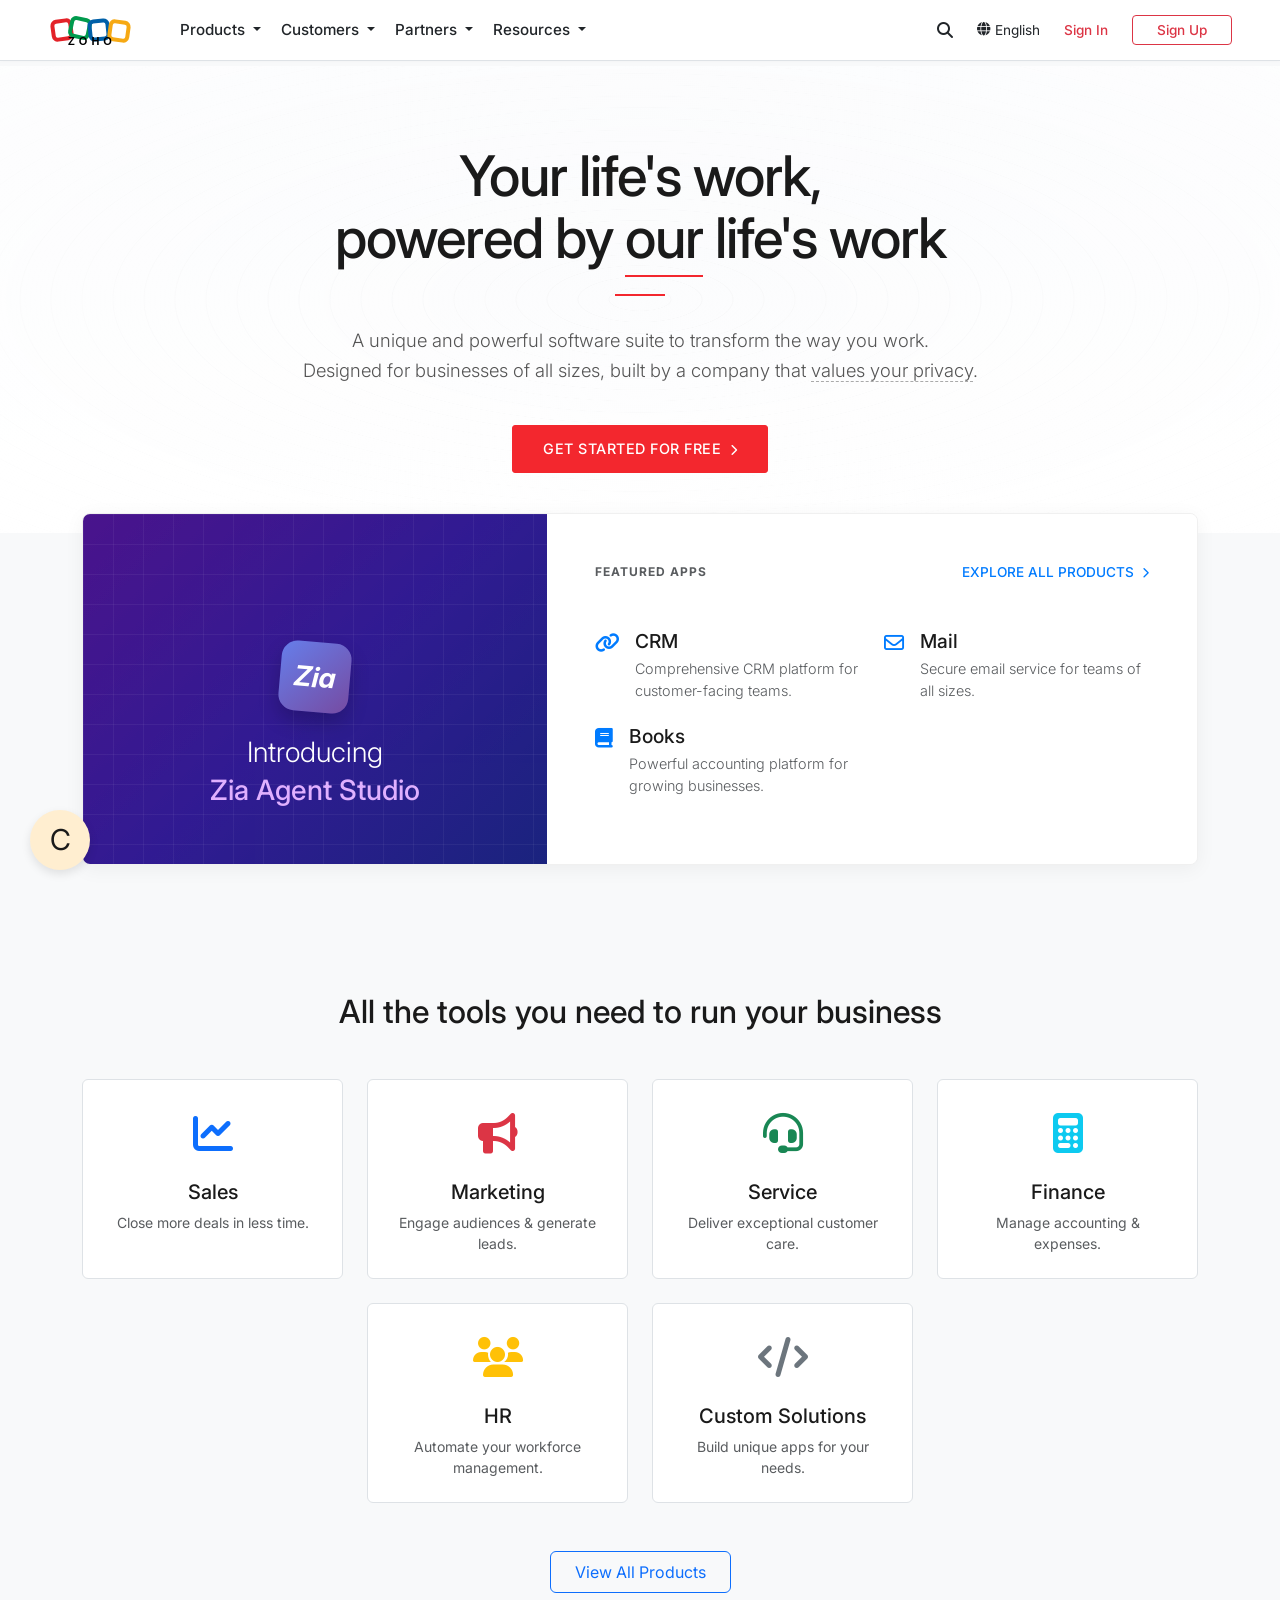
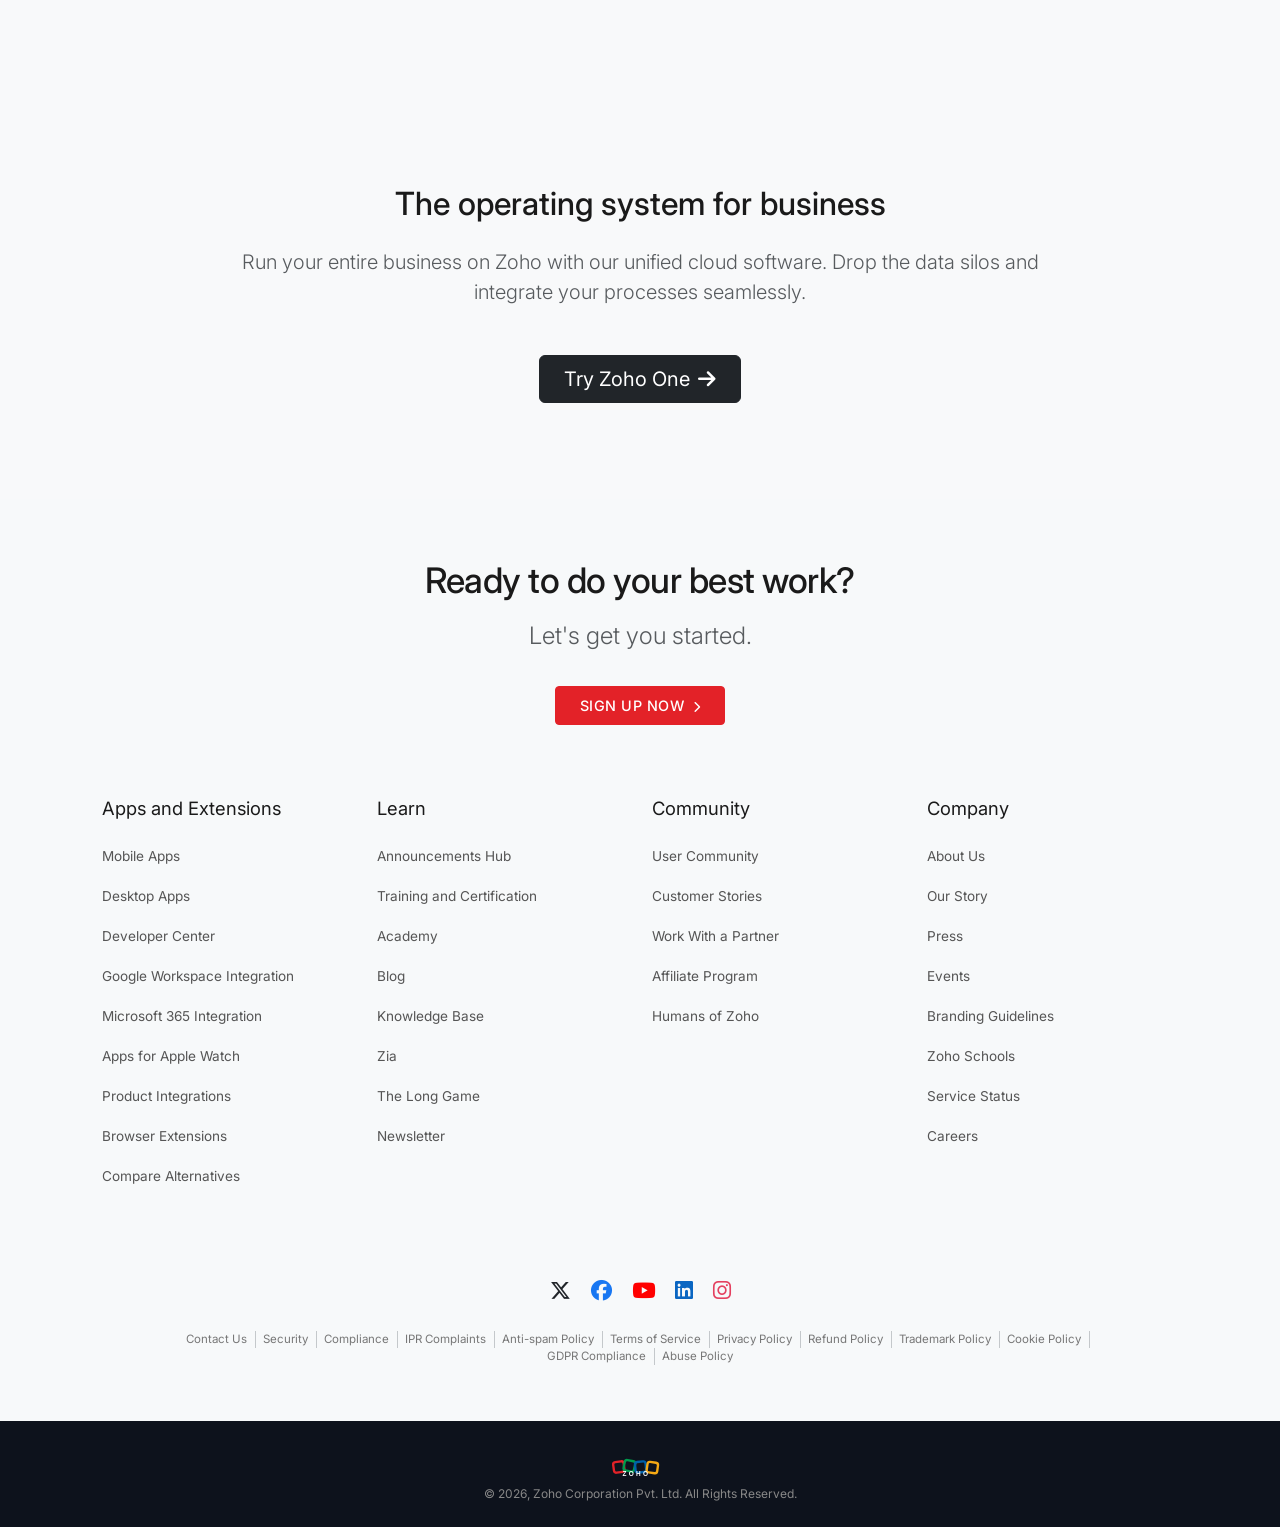
<file: index.html>
﻿<!doctype html>
<html lang="en">
  <head>
    <meta charset="UTF-8" />
    <meta name="viewport" content="width=device-width, initial-scale=1.0" />
    <title>Zoho - Cloud Software Suite</title>
    <!-- Bootstrap CSS -->
    <link
      href="https://cdn.jsdelivr.net/npm/bootstrap@5.3.0/dist/css/bootstrap.min.css"
      rel="stylesheet"
    />
    <!-- Google Fonts -->
    <link
      href="https://fonts.googleapis.com/css2?family=Inter:wght@300;400;500;600;700&display=swap"
      rel="stylesheet"
    />
    <!-- Custom CSS -->
    <link rel="stylesheet" href="src/style.css" />
    <!-- Font Awesome -->
    <link
      rel="stylesheet"
      href="https://cdnjs.cloudflare.com/ajax/libs/font-awesome/6.4.0/css/all.min.css"
    />
  </head>
  <body>
    
    <nav class="navbar navbar-expand-lg bg-white border-bottom py-2 fixed-top">
  <div class="container-fluid px-4 px-lg-5">
    <a class="navbar-brand d-flex align-items-center me-4" href="index.html">
      <svg
        width="100"
        height="34"
        viewBox="0 0 100 34"
        xmlns="http://www.w3.org/2000/svg"
      >
        <g fill="none" stroke-width="4" stroke-linejoin="round">
          <!-- Red Box -->
          <rect
            x="5"
            y="8"
            width="18"
            height="18"
            rx="4"
            stroke="#e32228"
            transform="rotate(-8 14 17)"
          />
          <!-- Green Box -->
          <rect
            x="23"
            y="6"
            width="18"
            height="18"
            rx="4"
            stroke="#009a4d"
            transform="rotate(12 32 15)"
          />
          <!-- Blue Box -->
          <rect
            x="42"
            y="8"
            width="18"
            height="18"
            rx="4"
            stroke="#0060a8"
            transform="rotate(-6 51 17)"
          />
          <!-- Yellow Box -->
          <rect
            x="62"
            y="9"
            width="18"
            height="18"
            rx="4"
            stroke="#f6a914"
            transform="rotate(8 71 18)"
          />
        </g>
        <text
          x="44"
          y="32"
          font-family="Arial, sans-serif"
          font-weight="900"
          font-size="11"
          fill="#000"
          text-anchor="middle"
          letter-spacing="4"
        >
          ZOHO
        </text>
      </svg>
    </a>

    <button
      class="navbar-toggler border-0"
      type="button"
      data-bs-toggle="collapse"
      data-bs-target="#mainNav"
    >
      <span class="navbar-toggler-icon"></span>
    </button>

    <div class="collapse navbar-collapse" id="mainNav">
      <ul class="navbar-nav me-auto mb-2 mb-lg-0 gap-1">
        <li class="nav-item dropdown position-static">
          <a
            class="nav-link text-dark nav-hover-red dropdown-toggle"
            href="products.html"
            id="productsDropdown"
            role="button"
            data-bs-toggle="dropdown"
            aria-expanded="false"
          >
            Products
          </a>
          <div
            class="dropdown-menu w-100 border-0 shadow-lg p-0 m-0 rounded-0"
            aria-labelledby="productsDropdown"
            style="
              background-color: #f7f9fa;
              top: 100%;
              border-top: 1px solid #e0e0e0 !important;
              max-height: calc(100vh - 66px);
              overflow-y: auto;
            "
          >
            <!-- Sub Navbar -->
            <div
              class="products-sub-navbar border-bottom bg-white d-flex align-items-center justify-content-between px-4 px-lg-5 py-2"
            >
              <ul class="list-inline mb-0 d-flex align-items-center gap-4">
                <li class="list-inline-item">
                  <a
                    href="#"
                    class="text-decoration-none text-primary fw-medium"
                    style="
                      font-size: 0.95rem;
                      border-bottom: 2px solid #0d6efd;
                      padding-bottom: 8px;
                    "
                    >Apps</a
                  >
                </li>
                <li class="list-inline-item">
                  <a
                    href="#"
                    class="text-decoration-none text-muted nav-hover-red"
                    style="font-size: 0.95rem"
                    >Suites</a
                  >
                </li>
                <li class="list-inline-item">
                  <a
                    href="#"
                    class="text-decoration-none text-muted nav-hover-red"
                    style="font-size: 0.95rem"
                    >Zoho One</a
                  >
                </li>
                <li class="list-inline-item">
                  <a
                    href="#"
                    class="text-decoration-none text-muted nav-hover-red"
                    style="font-size: 0.95rem"
                    >Marketplace</a
                  >
                </li>
                <li class="list-inline-item border-start ps-4">
                  <a
                    href="#"
                    class="text-decoration-none text-primary fw-medium text-uppercase d-flex align-items-center gap-1"
                    style="font-size: 0.75rem; letter-spacing: 0.5px"
                    >Explore All Products
                    <i
                      class="fa-solid fa-chevron-right"
                      style="font-size: 0.8em"
                    ></i
                  ></a>
                </li>
              </ul>
              <button class="btn btn-link text-muted ms-auto me-2">
                <i class="fa-solid fa-xmark fs-5"></i>
              </button>
            </div>

            <div class="container-fluid px-4 px-lg-5 py-4">
              <div class="row">
                <!-- Left Sidebar -->
                <div class="col-12 col-md-3 col-lg-2 sidebar-menu">
                  <div class="mb-3 position-relative">
                    <i
                      class="fa-solid fa-magnifying-glass position-absolute text-muted"
                      style="left: 12px; top: 12px; font-size: 0.9rem"
                    ></i>
                    <input
                      type="text"
                      class="form-control ps-5 rounded-1"
                      placeholder="I'm looking for..."
                      style="font-size: 0.9rem; border-color: #e0e0e0"
                    />
                  </div>
                  <ul class="list-unstyled product-categories mb-4">
                    <li
                      class="active d-flex justify-content-between align-items-center"
                    >
                      <a
                        href="#"
                        class="text-primary text-decoration-none d-block py-2"
                        >Recent Launches</a
                      >
                      <i
                        class="fa-solid fa-chevron-right text-primary"
                        style="font-size: 0.7em"
                      ></i>
                    </li>
                    <li>
                      <a
                        href="#"
                        class="text-dark text-decoration-none d-block py-2"
                        >Sales</a
                      >
                    </li>
                    <li>
                      <a
                        href="#"
                        class="text-dark text-decoration-none d-block py-2"
                        >Marketing</a
                      >
                    </li>
                    <li>
                      <a
                        href="#"
                        class="text-dark text-decoration-none d-block py-2"
                        >Commerce</a
                      >
                    </li>
                    <li>
                      <a
                        href="#"
                        class="text-dark text-decoration-none d-block py-2"
                        >Service</a
                      >
                    </li>
                    <li>
                      <a
                        href="#"
                        class="text-dark text-decoration-none d-block py-2"
                        >Finance</a
                      >
                    </li>
                    <li>
                      <a
                        href="#"
                        class="text-dark text-decoration-none d-block py-2"
                        >Email, Storage, and Collaboration</a
                      >
                    </li>
                    <li>
                      <a
                        href="#"
                        class="text-dark text-decoration-none d-block py-2"
                        >Human Resources</a
                      >
                    </li>
                    <li>
                      <a
                        href="#"
                        class="text-dark text-decoration-none d-block py-2"
                        >Legal</a
                      >
                    </li>
                    <li>
                      <a
                        href="#"
                        class="text-dark text-decoration-none d-block py-2"
                        >Security and IT Management</a
                      >
                    </li>
                    <li>
                      <a
                        href="#"
                        class="text-dark text-decoration-none d-block py-2"
                        >BI and Analytics</a
                      >
                    </li>
                    <li>
                      <a
                        href="#"
                        class="text-dark text-decoration-none d-block py-2"
                        >Project Management</a
                      >
                    </li>
                  </ul>
                  <a
                    href="#"
                    class="btn btn-primary d-block rounded-0 py-2 fs-sm fw-medium d-flex align-items-center justify-content-center gap-2 mb-4"
                    style="background-color: #0060a8; border-color: #0060a8"
                    >EXPLORE ALL PRODUCTS
                    <i
                      class="fa-solid fa-chevron-right"
                      style="font-size: 0.8em"
                    ></i
                  ></a>
                </div>

                <!-- Main Content Area -->
                <div class="col-12 col-md-9 col-lg-10 ps-md-4">
                  <h3 class="fw-normal mb-4">Recent Launches</h3>
                  <div class="row g-3">
                    <!-- Card 1 -->
                    <div class="col-12 col-xl-4 col-md-6 mb-3">
                      <div
                        class="card h-100 product-card shadow-sm border-0 rounded-2 position-relative pt-2 pl-2 overflow-hidden"
                        style="background-color: #f8fbfc"
                      >
                        <div class="card-body d-flex flex-column p-4">
                          <div class="d-flex align-items-center mb-3">
                            <div class="me-2 text-primary">
                              <svg
                                width="24"
                                height="24"
                                viewBox="0 0 24 24"
                                fill="none"
                                stroke="currentColor"
                                stroke-width="2"
                              >
                                <path
                                  d="M10 20l4-16m4 4l4 4-4 4M6 16l-4-4 4-4"
                                />
                              </svg>
                            </div>
                            <h5 class="card-title fw-bold mb-0 text-dark">
                              <span
                                style="
                                  font-size: 0.6rem;
                                  display: block;
                                  font-weight: normal;
                                  margin-bottom: -3px;
                                  letter-spacing: 0.5px;
                                "
                                >ZOHO</span
                              >Vertical Studio
                            </h5>
                          </div>
                          <p
                            class="card-text text-muted mb-4 flex-grow-1"
                            style="font-size: 0.85rem; line-height: 1.5"
                          >
                            Build secure, scalable, and multi-tenant apps for
                            any industry.
                          </p>
                          <a
                            href="#"
                            class="text-decoration-none text-primary fs-sm mt-auto d-flex align-items-center gap-1"
                            >TRY NOW
                            <i
                              class="fa-solid fa-chevron-right"
                              style="font-size: 0.7em"
                            ></i
                          ></a>
                        </div>
                      </div>
                    </div>
                    <!-- Card 2 -->
                    <div class="col-12 col-xl-4 col-md-6 mb-3">
                      <div
                        class="card h-100 product-card shadow-sm border-0 rounded-2 position-relative overflow-hidden"
                        style="background-color: #fdfafb"
                      >
                        <div class="card-body d-flex flex-column p-4">
                          <div class="d-flex align-items-center mb-3">
                            <div class="me-2 text-danger">
                              <svg
                                width="24"
                                height="24"
                                viewBox="0 0 24 24"
                                fill="none"
                                stroke="currentColor"
                                stroke-width="2"
                              >
                                <path
                                  d="M21 16V8a2 2 0 0 0-1-1.73l-7-4a2 2 0 0 0-2 0l-7 4A2 2 0 0 0 3 8v8a2 2 0 0 0 1 1.73l7 4a2 2 0 0 0 2 0l7-4A2 2 0 0 0 21 16z"
                                ></path>
                                <polyline
                                  points="3.27 6.96 12 12.01 20.73 6.96"
                                ></polyline>
                                <line x1="12" y1="22.08" x2="12" y2="12"></line>
                              </svg>
                            </div>
                            <h5 class="card-title fw-bold mb-0 text-dark">
                              <span
                                style="
                                  font-size: 0.6rem;
                                  display: block;
                                  font-weight: normal;
                                  margin-bottom: -3px;
                                  letter-spacing: 0.5px;
                                "
                                >ZOHO</span
                              >Procurement
                            </h5>
                          </div>
                          <p
                            class="card-text text-muted mb-4 flex-grow-1"
                            style="font-size: 0.85rem; line-height: 1.5"
                          >
                            Complete source-to-pay platform to transform your
                            procurement into a growth engine.
                          </p>
                          <a
                            href="#"
                            class="text-decoration-none text-primary fs-sm mt-auto d-flex align-items-center gap-1"
                            >TRY NOW
                            <i
                              class="fa-solid fa-chevron-right"
                              style="font-size: 0.7em"
                            ></i
                          ></a>
                        </div>
                      </div>
                    </div>
                    <!-- Card 3 -->
                    <div class="col-12 col-xl-4 col-md-6 mb-3">
                      <div
                        class="card h-100 product-card shadow-sm border-0 rounded-2 position-relative overflow-hidden"
                        style="background-color: #f7fcfa"
                      >
                        <div class="card-body d-flex flex-column p-4">
                          <div class="d-flex align-items-center mb-3">
                            <div class="me-2 text-success">
                              <svg
                                width="28"
                                height="28"
                                viewBox="0 0 24 24"
                                fill="none"
                                stroke="currentColor"
                                stroke-width="2.5"
                              >
                                <path
                                  d="M10 13a5 5 0 0 0 7.54.54l3-3a5 5 0 0 0-7.07-7.07l-1.72 1.71"
                                ></path>
                                <path
                                  d="M14 11a5 5 0 0 0-7.54-.54l-3 3a5 5 0 0 0 7.07 7.07l1.71-1.71"
                                ></path>
                              </svg>
                            </div>
                            <h5 class="card-title fw-bold mb-0 text-dark">
                              <span
                                style="
                                  font-size: 0.6rem;
                                  display: block;
                                  font-weight: normal;
                                  margin-bottom: -3px;
                                  letter-spacing: 0.5px;
                                "
                                >ZOHO</span
                              >Domains
                            </h5>
                          </div>
                          <p
                            class="card-text text-muted mb-4 flex-grow-1"
                            style="font-size: 0.85rem; line-height: 1.5"
                          >
                            Easy domain registration, transfer, and secured DNS
                            management.
                          </p>
                          <a
                            href="#"
                            class="text-decoration-none text-primary fs-sm mt-auto d-flex align-items-center gap-1"
                            >TRY NOW
                            <i
                              class="fa-solid fa-chevron-right"
                              style="font-size: 0.7em"
                            ></i
                          ></a>
                        </div>
                      </div>
                    </div>
                  </div>
                </div>
              </div>
            </div>
          </div>
        </li>
        <li class="nav-item dropdown">
          <a
            class="nav-link text-dark nav-hover-red dropdown-toggle"
            href="customers.html"
            id="customersDropdown"
            role="button"
            data-bs-toggle="dropdown"
            aria-expanded="false"
          >
            Customers
          </a>
          <ul
            class="dropdown-menu border-0 shadow-sm mt-0"
            aria-labelledby="customersDropdown"
          >
            <li>
              <a class="dropdown-item nav-hover-red" href="#"
                >Customer Stories</a
              >
            </li>
            <li><a class="dropdown-item nav-hover-red" href="#">Reviews</a></li>
            <li>
              <a class="dropdown-item nav-hover-red" href="#">Case Studies</a>
            </li>
          </ul>
        </li>
        <li class="nav-item dropdown">
          <a
            class="nav-link text-dark nav-hover-red dropdown-toggle"
            href="partners.html"
            id="partnersDropdown"
            role="button"
            data-bs-toggle="dropdown"
            aria-expanded="false"
          >
            Partners
          </a>
          <ul
            class="dropdown-menu border-0 shadow-sm mt-0"
            aria-labelledby="partnersDropdown"
          >
            <li>
              <a class="dropdown-item nav-hover-red" href="#"
                >Consulting Partners</a
              >
            </li>
            <li>
              <a class="dropdown-item nav-hover-red" href="#"
                >Technology Partners</a
              >
            </li>
            <li>
              <a class="dropdown-item nav-hover-red" href="#">Affiliates</a>
            </li>
          </ul>
        </li>
        <li class="nav-item dropdown">
          <a
            class="nav-link text-dark nav-hover-red dropdown-toggle"
            href="resources.html"
            id="resourcesDropdown"
            role="button"
            data-bs-toggle="dropdown"
            aria-expanded="false"
          >
            Resources
          </a>
          <ul
            class="dropdown-menu border-0 shadow-sm mt-0"
            aria-labelledby="resourcesDropdown"
          >
            <li><a class="dropdown-item nav-hover-red" href="#">Blog</a></li>
            <li>
              <a class="dropdown-item nav-hover-red" href="#">Help Center</a>
            </li>
            <li>
              <a class="dropdown-item nav-hover-red" href="#">Community</a>
            </li>
            <li><a class="dropdown-item nav-hover-red" href="#">Academy</a></li>
          </ul>
        </li>
      </ul>

      <div class="d-flex align-items-center gap-4">
        <a href="#" class="text-dark nav-hover-red"
          ><i class="fa-solid fa-magnifying-glass"></i
        ></a>
        <a
          href="#"
          class="text-dark nav-hover-red text-decoration-none d-none d-md-flex align-items-center gap-1 fs-sm"
        >
          <i class="fa-solid fa-globe"></i> English
        </a>
        <a
          href="#"
          class="text-danger nav-hover-red text-decoration-none fw-medium fs-sm d-none d-md-block"
          >Sign In</a
        >
        <a
          href="signup.html"
          class="btn btn-outline-danger fw-medium px-4 py-1 rounded-1 fs-sm"
          >Sign Up</a
        >
      </div>
    </div>
  </div>
</nav>


    <main id="main-content">
      <!-- Hero Section -->
      <section class="hero-section text-center position-relative">
        <div class="container position-relative z-1">
          <h1 class="hero-title">
            Your life's work,<br />powered by
            <span class="highlight">our</span> life's work
          </h1>
          <div class="hero-divider mx-auto"></div>
          <p class="hero-subtitle mx-auto">
            A unique and powerful software suite to transform the way you
            work.<br />
            Designed for businesses of all sizes, built by a company that
            <a href="#" class="privacy-link">values your privacy</a>.
          </p>
          <a href="#" class="btn btn-primary btn-get-started"
            >GET STARTED FOR FREE
            <i
              class="fa-solid fa-chevron-right ms-1"
              style="font-size: 0.8em"
            ></i
          ></a>
        </div>
      </section>

      <!-- Featured Apps Section -->
      <section class="featured-section container">
        <div class="featured-card">
          <div class="row g-0">
            <!-- Left: Zia Studio -->
            <div
              class="col-lg-5 zia-studio d-flex flex-column justify-content-end align-items-center text-center p-5"
            >
              <div class="zia-icon mb-4">
                <span class="fst-italic text-white fw-bold fs-3">Zia</span>
              </div>
              <h3 class="text-white fw-light mb-1">Introducing</h3>
              <h3 class="zia-text fw-medium">Zia Agent Studio</h3>
            </div>
            <!-- Right: Features -->
            <div class="col-lg-7 p-sm-4 p-md-5 bg-white right-features">
              <div
                class="d-flex justify-content-between align-items-center mb-5"
              >
                <h6
                  class="text-muted text-uppercase tracking-wide fw-bold m-0"
                  style="font-size: 0.75rem; letter-spacing: 1px"
                >
                  Featured Apps
                </h6>
                <a
                  href="products.html"
                  class="explore-link text-decoration-none fw-medium"
                  style="font-size: 0.85rem"
                  >EXPLORE ALL PRODUCTS
                  <i
                    class="fa-solid fa-chevron-right ms-1"
                    style="font-size: 0.8em"
                  ></i
                ></a>
              </div>
              <div class="row g-4">
                <!-- App 1 -->
                <div class="col-md-6 app-item d-flex align-items-start">
                  <div class="app-icon me-3">
                    <i class="fa-solid fa-link fa-lg"></i>
                  </div>
                  <div>
                    <h5 class="app-title">CRM</h5>
                    <p class="app-desc text-muted mb-0">
                      Comprehensive CRM platform for customer-facing teams.
                    </p>
                  </div>
                </div>
                <!-- App 2 -->
                <div class="col-md-6 app-item d-flex align-items-start">
                  <div class="app-icon me-3" style="color: #007bff">
                    <i class="fa-regular fa-envelope fa-lg"></i>
                  </div>
                  <div>
                    <h5 class="app-title">Mail</h5>
                    <p class="app-desc text-muted mb-0">
                      Secure email service for teams of all sizes.
                    </p>
                  </div>
                </div>
                <!-- App 3 -->
                <div class="col-md-6 app-item d-flex align-items-start mt-md-4">
                  <div class="app-icon me-3" style="color: #007bff">
                    <i class="fa-solid fa-book fa-lg"></i>
                  </div>
                  <div>
                    <h5 class="app-title">Books</h5>
                    <p class="app-desc text-muted mb-0">
                      Powerful accounting platform for growing businesses.
                    </p>
                  </div>
                </div>
              </div>
            </div>
          </div>
        </div>
      </section>

      <!-- Apps Grid Section -->
      <section class="products-grid-section container mb-5 py-5">
        <div class="text-center mb-5">
          <h2 class="fw-medium mb-3">
            All the tools you need to run your business
          </h2>
        </div>
        <div class="row g-4 justify-content-center">
          <div class="col-6 col-md-4 col-lg-3">
            <div
              class="product-box text-center p-4 h-100 rounded border bg-white"
            >
              <div class="mb-3 fs-1 text-primary">
                <i class="fa-solid fa-chart-line"></i>
              </div>
              <h5 class="fw-medium">Sales</h5>
              <p class="text-muted small mb-0">
                Close more deals in less time.
              </p>
            </div>
          </div>

          <div class="col-6 col-md-4 col-lg-3">
            <div
              class="product-box text-center p-4 h-100 rounded border bg-white"
            >
              <div class="mb-3 fs-1 text-danger">
                <i class="fa-solid fa-bullhorn"></i>
              </div>
              <h5 class="fw-medium">Marketing</h5>
              <p class="text-muted small mb-0">
                Engage audiences & generate leads.
              </p>
            </div>
          </div>

          <div class="col-6 col-md-4 col-lg-3">
            <div
              class="product-box text-center p-4 h-100 rounded border bg-white"
            >
              <div class="mb-3 fs-1 text-success">
                <i class="fa-solid fa-headset"></i>
              </div>
              <h5 class="fw-medium">Service</h5>
              <p class="text-muted small mb-0">
                Deliver exceptional customer care.
              </p>
            </div>
          </div>

          <div class="col-6 col-md-4 col-lg-3">
            <div
              class="product-box text-center p-4 h-100 rounded border bg-white"
            >
              <div class="mb-3 fs-1 text-info">
                <i class="fa-solid fa-calculator"></i>
              </div>
              <h5 class="fw-medium">Finance</h5>
              <p class="text-muted small mb-0">Manage accounting & expenses.</p>
            </div>
          </div>

          <div class="col-6 col-md-4 col-lg-3">
            <div
              class="product-box text-center p-4 h-100 rounded border bg-white"
            >
              <div class="mb-3 fs-1 text-warning">
                <i class="fa-solid fa-users"></i>
              </div>
              <h5 class="fw-medium">HR</h5>
              <p class="text-muted small mb-0">
                Automate your workforce management.
              </p>
            </div>
          </div>

          <div class="col-6 col-md-4 col-lg-3">
            <div
              class="product-box text-center p-4 h-100 rounded border bg-white"
            >
              <div class="mb-3 fs-1 text-secondary">
                <i class="fa-solid fa-code"></i>
              </div>
              <h5 class="fw-medium">Custom Solutions</h5>
              <p class="text-muted small mb-0">
                Build unique apps for your needs.
              </p>
            </div>
          </div>
        </div>
        <div class="text-center mt-5">
          <a href="products.html" class="btn btn-outline-primary px-4 py-2"
            >View All Products</a
          >
        </div>
      </section>

      <!-- OS / Zoho One Section -->
      <section class="zoho-one-section bg-light py-5">
        <div class="container py-5 text-center">
          <h2 class="fw-medium mb-4">The operating system for business</h2>
          <p class="lead text-muted mx-auto mb-5" style="max-width: 800px">
            Run your entire business on Zoho with our unified cloud software.
            Drop the data silos and integrate your processes seamlessly.
          </p>
          <div class="d-flex justify-content-center">
            <button
              class="btn btn-dark px-4 py-2 fs-5 d-flex align-items-center gap-2"
            >
              Try Zoho One <i class="fa-solid fa-arrow-right"></i>
            </button>
          </div>
        </div>
      </section>

      <section
        class="footer-wrapper"
        style="background-color: #f7f9fa; padding-top: 60px"
      >
        <div class="container text-center mb-5">
          <h2
            class="fw-medium mb-3"
            style="font-size: 2.2rem; letter-spacing: -0.5px; color: #1a1a1a"
          >
            Ready to do your best work?
          </h2>
          <p class="fs-4 text-muted mb-4 pb-2" style="font-weight: 300">
            Let's get you started.
          </p>
          <a
            href="signup.html"
            class="btn btn-danger px-4 py-2 text-uppercase fw-medium rounded-1"
            style="
              background-color: #e32228;
              border-color: #e32228;
              font-size: 0.9rem;
              letter-spacing: 0.5px;
            "
            >Sign Up Now
            <i
              class="fa-solid fa-chevron-right ms-1"
              style="font-size: 0.8em"
            ></i
          ></a>
        </div>

        <div class="container" style="max-width: 1100px">
          <div class="row pt-4 pb-5 justify-content-center">
            <div class="col-6 col-md-3 mb-4">
              <h5
                class="fw-normal mb-4"
                style="color: #1a1a1a; font-size: 1.15rem"
              >
                Apps and Extensions
              </h5>
              <ul class="list-unstyled footer-list">
                <li class="mb-3">
                  <a
                    href="#"
                    class="text-decoration-none"
                    style="color: #555; font-size: 0.85rem"
                    >Mobile Apps</a
                  >
                </li>
                <li class="mb-3">
                  <a
                    href="#"
                    class="text-decoration-none"
                    style="color: #555; font-size: 0.85rem"
                    >Desktop Apps</a
                  >
                </li>
                <li class="mb-3">
                  <a
                    href="#"
                    class="text-decoration-none"
                    style="color: #555; font-size: 0.85rem"
                    >Developer Center</a
                  >
                </li>
                <li class="mb-3">
                  <a
                    href="#"
                    class="text-decoration-none"
                    style="color: #555; font-size: 0.85rem"
                    >Google Workspace Integration</a
                  >
                </li>
                <li class="mb-3">
                  <a
                    href="#"
                    class="text-decoration-none"
                    style="color: #555; font-size: 0.85rem"
                    >Microsoft 365 Integration</a
                  >
                </li>
                <li class="mb-3">
                  <a
                    href="#"
                    class="text-decoration-none"
                    style="color: #555; font-size: 0.85rem"
                    >Apps for Apple Watch</a
                  >
                </li>
                <li class="mb-3">
                  <a
                    href="#"
                    class="text-decoration-none"
                    style="color: #555; font-size: 0.85rem"
                    >Product Integrations</a
                  >
                </li>
                <li class="mb-3">
                  <a
                    href="#"
                    class="text-decoration-none"
                    style="color: #555; font-size: 0.85rem"
                    >Browser Extensions</a
                  >
                </li>
                <li class="mb-3">
                  <a
                    href="#"
                    class="text-decoration-none"
                    style="color: #555; font-size: 0.85rem"
                    >Compare Alternatives</a
                  >
                </li>
              </ul>
            </div>
            <div class="col-6 col-md-3 mb-4">
              <h5
                class="fw-normal mb-4"
                style="color: #1a1a1a; font-size: 1.15rem"
              >
                Learn
              </h5>
              <ul class="list-unstyled footer-list">
                <li class="mb-3">
                  <a
                    href="#"
                    class="text-decoration-none"
                    style="color: #555; font-size: 0.85rem"
                    >Announcements Hub</a
                  >
                </li>
                <li class="mb-3">
                  <a
                    href="#"
                    class="text-decoration-none"
                    style="color: #555; font-size: 0.85rem"
                    >Training and Certification</a
                  >
                </li>
                <li class="mb-3">
                  <a
                    href="#"
                    class="text-decoration-none"
                    style="color: #555; font-size: 0.85rem"
                    >Academy</a
                  >
                </li>
                <li class="mb-3">
                  <a
                    href="#"
                    class="text-decoration-none"
                    style="color: #555; font-size: 0.85rem"
                    >Blog</a
                  >
                </li>
                <li class="mb-3">
                  <a
                    href="#"
                    class="text-decoration-none"
                    style="color: #555; font-size: 0.85rem"
                    >Knowledge Base</a
                  >
                </li>
                <li class="mb-3">
                  <a
                    href="#"
                    class="text-decoration-none"
                    style="color: #555; font-size: 0.85rem"
                    >Zia</a
                  >
                </li>
                <li class="mb-3">
                  <a
                    href="#"
                    class="text-decoration-none"
                    style="color: #555; font-size: 0.85rem"
                    >The Long Game</a
                  >
                </li>
                <li class="mb-3">
                  <a
                    href="#"
                    class="text-decoration-none"
                    style="color: #555; font-size: 0.85rem"
                    >Newsletter</a
                  >
                </li>
              </ul>
            </div>
            <div class="col-6 col-md-3 mb-4">
              <h5
                class="fw-normal mb-4"
                style="color: #1a1a1a; font-size: 1.15rem"
              >
                Community
              </h5>
              <ul class="list-unstyled footer-list">
                <li class="mb-3">
                  <a
                    href="#"
                    class="text-decoration-none"
                    style="color: #555; font-size: 0.85rem"
                    >User Community</a
                  >
                </li>
                <li class="mb-3">
                  <a
                    href="#"
                    class="text-decoration-none"
                    style="color: #555; font-size: 0.85rem"
                    >Customer Stories</a
                  >
                </li>
                <li class="mb-3">
                  <a
                    href="#"
                    class="text-decoration-none"
                    style="color: #555; font-size: 0.85rem"
                    >Work With a Partner</a
                  >
                </li>
                <li class="mb-3">
                  <a
                    href="#"
                    class="text-decoration-none"
                    style="color: #555; font-size: 0.85rem"
                    >Affiliate Program</a
                  >
                </li>
                <li class="mb-3">
                  <a
                    href="#"
                    class="text-decoration-none"
                    style="color: #555; font-size: 0.85rem"
                    >Humans of Zoho</a
                  >
                </li>
              </ul>
            </div>
            <div class="col-6 col-md-3 mb-4">
              <h5
                class="fw-normal mb-4"
                style="color: #1a1a1a; font-size: 1.15rem"
              >
                Company
              </h5>
              <ul class="list-unstyled footer-list">
                <li class="mb-3">
                  <a
                    href="#"
                    class="text-decoration-none"
                    style="color: #555; font-size: 0.85rem"
                    >About Us</a
                  >
                </li>
                <li class="mb-3">
                  <a
                    href="#"
                    class="text-decoration-none"
                    style="color: #555; font-size: 0.85rem"
                    >Our Story</a
                  >
                </li>
                <li class="mb-3">
                  <a
                    href="#"
                    class="text-decoration-none"
                    style="color: #555; font-size: 0.85rem"
                    >Press</a
                  >
                </li>
                <li class="mb-3">
                  <a
                    href="#"
                    class="text-decoration-none"
                    style="color: #555; font-size: 0.85rem"
                    >Events</a
                  >
                </li>
                <li class="mb-3">
                  <a
                    href="#"
                    class="text-decoration-none"
                    style="color: #555; font-size: 0.85rem"
                    >Branding Guidelines</a
                  >
                </li>
                <li class="mb-3">
                  <a
                    href="#"
                    class="text-decoration-none"
                    style="color: #555; font-size: 0.85rem"
                    >Zoho Schools</a
                  >
                </li>
                <li class="mb-3">
                  <a
                    href="#"
                    class="text-decoration-none"
                    style="color: #555; font-size: 0.85rem"
                    >Service Status</a
                  >
                </li>
                <li class="mb-3">
                  <a
                    href="#"
                    class="text-decoration-none"
                    style="color: #555; font-size: 0.85rem"
                    >Careers</a
                  >
                </li>
              </ul>
            </div>
          </div>
        </div>

        <div class="text-center pb-5">
          <div class="social-icons mb-4">
            <a href="#" class="text-dark mx-2" style="font-size: 1.3rem"
              ><i class="fa-brands fa-x-twitter"></i
            ></a>
            <a href="#" class="mx-2" style="color: #1877f2; font-size: 1.3rem"
              ><i class="fa-brands fa-facebook"></i
            ></a>
            <a href="#" class="mx-2" style="color: #ff0000; font-size: 1.3rem"
              ><i class="fa-brands fa-youtube"></i
            ></a>
            <a href="#" class="mx-2" style="color: #0a66c2; font-size: 1.3rem"
              ><i class="fa-brands fa-linkedin"></i
            ></a>
            <a href="#" class="mx-2" style="color: #e4405f; font-size: 1.3rem"
              ><i class="fa-brands fa-instagram"></i
            ></a>
          </div>

          <div
            class="bottom-links mb-2 mx-auto"
            style="max-width: 1000px; font-size: 0.72rem"
          >
            <ul class="list-inline mb-0">
              <li
                class="list-inline-item border-end border-secondary-subtle pe-2 me-1"
              >
                <a href="#" class="text-decoration-none" style="color: #777"
                  >Contact Us</a
                >
              </li>
              <li
                class="list-inline-item border-end border-secondary-subtle pe-2 me-1"
              >
                <a href="#" class="text-decoration-none" style="color: #777"
                  >Security</a
                >
              </li>
              <li
                class="list-inline-item border-end border-secondary-subtle pe-2 me-1"
              >
                <a href="#" class="text-decoration-none" style="color: #777"
                  >Compliance</a
                >
              </li>
              <li
                class="list-inline-item border-end border-secondary-subtle pe-2 me-1"
              >
                <a href="#" class="text-decoration-none" style="color: #777"
                  >IPR Complaints</a
                >
              </li>
              <li
                class="list-inline-item border-end border-secondary-subtle pe-2 me-1"
              >
                <a href="#" class="text-decoration-none" style="color: #777"
                  >Anti-spam Policy</a
                >
              </li>
              <li
                class="list-inline-item border-end border-secondary-subtle pe-2 me-1"
              >
                <a href="#" class="text-decoration-none" style="color: #777"
                  >Terms of Service</a
                >
              </li>
              <li
                class="list-inline-item border-end border-secondary-subtle pe-2 me-1"
              >
                <a href="#" class="text-decoration-none" style="color: #777"
                  >Privacy Policy</a
                >
              </li>
              <li
                class="list-inline-item border-end border-secondary-subtle pe-2 me-1"
              >
                <a href="#" class="text-decoration-none" style="color: #777"
                  >Refund Policy</a
                >
              </li>
              <li
                class="list-inline-item border-end border-secondary-subtle pe-2 me-1"
              >
                <a href="#" class="text-decoration-none" style="color: #777"
                  >Trademark Policy</a
                >
              </li>
              <li
                class="list-inline-item border-end border-secondary-subtle pe-2 me-1"
              >
                <a href="#" class="text-decoration-none" style="color: #777"
                  >Cookie Policy</a
                >
              </li>
              <li
                class="list-inline-item border-end border-secondary-subtle pe-2 me-1"
              >
                <a href="#" class="text-decoration-none" style="color: #777"
                  >GDPR Compliance</a
                >
              </li>
              <li class="list-inline-item">
                <a href="#" class="text-decoration-none" style="color: #777"
                  >Abuse Policy</a
                >
              </li>
            </ul>
          </div>
        </div>
      </section>

      <footer class="footer-bottom py-4" style="background-color: #0d121c">
        <div class="container text-center">
          <div class="d-inline-block mb-2 pt-2">
            <svg
              width="60"
              height="20"
              viewBox="0 0 100 34"
              xmlns="http://www.w3.org/2000/svg"
            >
              <g fill="none" stroke-width="4" stroke-linejoin="round">
                <rect
                  x="5"
                  y="8"
                  width="18"
                  height="18"
                  rx="4"
                  stroke="#e32228"
                  transform="rotate(-8 14 17)"
                />
                <rect
                  x="23"
                  y="6"
                  width="18"
                  height="18"
                  rx="4"
                  stroke="#009a4d"
                  transform="rotate(12 32 15)"
                />
                <rect
                  x="42"
                  y="8"
                  width="18"
                  height="18"
                  rx="4"
                  stroke="#0060a8"
                  transform="rotate(-6 51 17)"
                />
                <rect
                  x="62"
                  y="9"
                  width="18"
                  height="18"
                  stroke="#f6a914"
                  rx="4"
                  transform="rotate(8 71 18)"
                />
              </g>
              <text
                x="44"
                y="32"
                font-family="Arial, sans-serif"
                font-weight="900"
                font-size="11"
                fill="#fff"
                text-anchor="middle"
                letter-spacing="4"
              >
                ZOHO
              </text>
            </svg>
          </div>
          <p class="mb-0" style="color: #888; font-size: 0.75rem">
            &copy; 2026, Zoho Corporation Pvt. Ltd. All Rights Reserved.
          </p>
        </div>
      </footer>

      <!-- Cookie logo -->
      <div class="cookie-btn">C</div>
    </main>

    <!-- jQuery -->
    <script src="https://code.jquery.com/jquery-3.7.0.min.js"></script>
    <!-- Bootstrap JS Bundle -->
    <script src="https://cdn.jsdelivr.net/npm/bootstrap@5.3.0/dist/js/bootstrap.bundle.min.js"></script>
    <!-- Custom JS -->
    <script src="src/main.js"></script>
  </body>
</html>
</file>
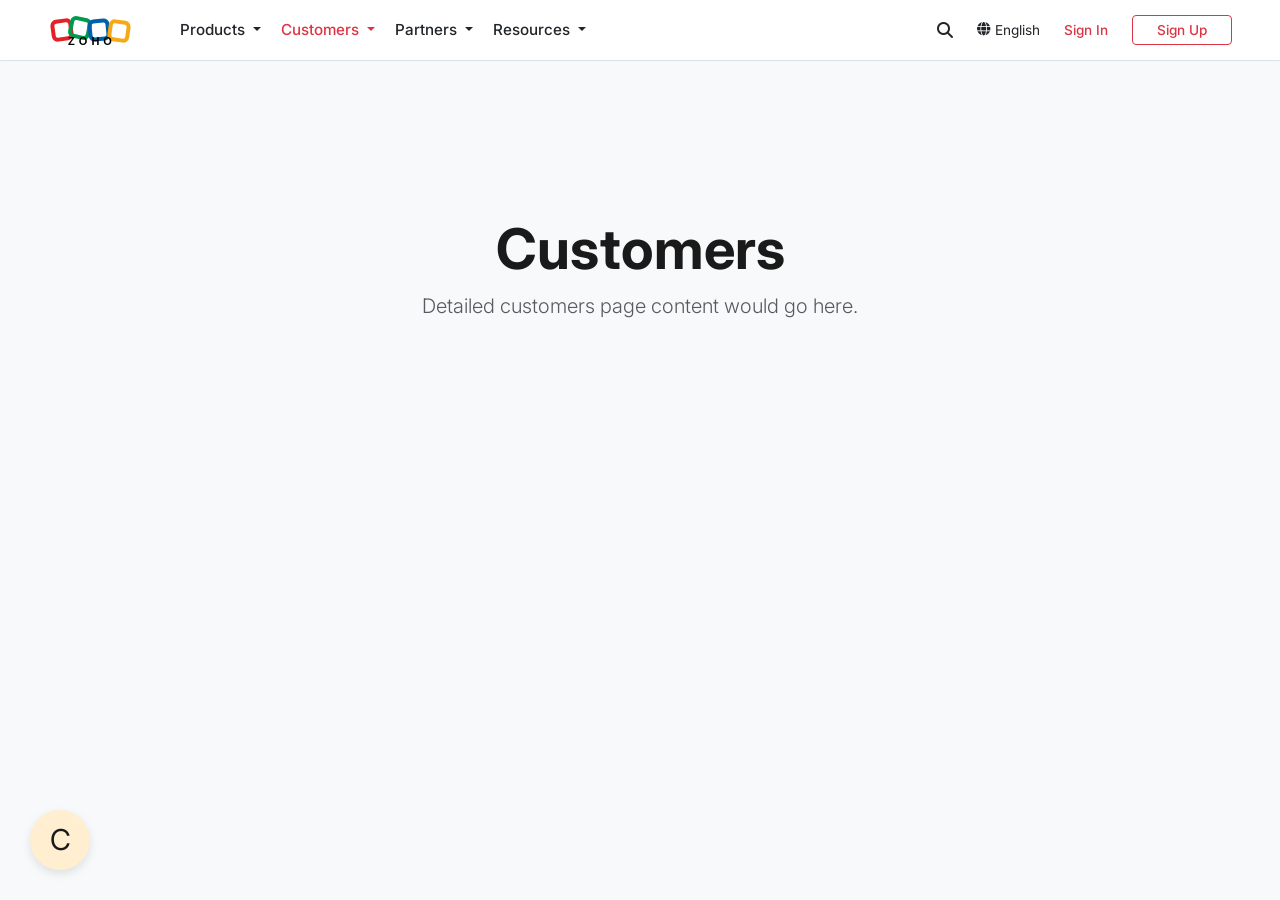
<file: customers.html>
﻿<!doctype html>
<html lang="en">
  <head>
    <meta charset="UTF-8" />
    <meta name="viewport" content="width=device-width, initial-scale=1.0" />
    <title>Zoho Customers</title>
    <link
      href="https://cdn.jsdelivr.net/npm/bootstrap@5.3.0/dist/css/bootstrap.min.css"
      rel="stylesheet"
    />
    <link
      href="https://fonts.googleapis.com/css2?family=Inter:wght@300;400;500;600;700&display=swap"
      rel="stylesheet"
    />
    <link rel="stylesheet" href="src/style.css" />
    <link
      rel="stylesheet"
      href="https://cdnjs.cloudflare.com/ajax/libs/font-awesome/6.4.0/css/all.min.css"
    />
  </head>
  <body>
    <nav class="navbar navbar-expand-lg bg-white border-bottom py-2 fixed-top">
  <div class="container-fluid px-4 px-lg-5">
    <a class="navbar-brand d-flex align-items-center me-4" href="index.html">
      <svg
        width="100"
        height="34"
        viewBox="0 0 100 34"
        xmlns="http://www.w3.org/2000/svg"
      >
        <g fill="none" stroke-width="4" stroke-linejoin="round">
          <!-- Red Box -->
          <rect
            x="5"
            y="8"
            width="18"
            height="18"
            rx="4"
            stroke="#e32228"
            transform="rotate(-8 14 17)"
          />
          <!-- Green Box -->
          <rect
            x="23"
            y="6"
            width="18"
            height="18"
            rx="4"
            stroke="#009a4d"
            transform="rotate(12 32 15)"
          />
          <!-- Blue Box -->
          <rect
            x="42"
            y="8"
            width="18"
            height="18"
            rx="4"
            stroke="#0060a8"
            transform="rotate(-6 51 17)"
          />
          <!-- Yellow Box -->
          <rect
            x="62"
            y="9"
            width="18"
            height="18"
            rx="4"
            stroke="#f6a914"
            transform="rotate(8 71 18)"
          />
        </g>
        <text
          x="44"
          y="32"
          font-family="Arial, sans-serif"
          font-weight="900"
          font-size="11"
          fill="#000"
          text-anchor="middle"
          letter-spacing="4"
        >
          ZOHO
        </text>
      </svg>
    </a>

    <button
      class="navbar-toggler border-0"
      type="button"
      data-bs-toggle="collapse"
      data-bs-target="#mainNav"
    >
      <span class="navbar-toggler-icon"></span>
    </button>

    <div class="collapse navbar-collapse" id="mainNav">
      <ul class="navbar-nav me-auto mb-2 mb-lg-0 gap-1">
        <li class="nav-item dropdown position-static">
          <a
            class="nav-link text-dark nav-hover-red dropdown-toggle"
            href="products.html"
            id="productsDropdown"
            role="button"
            data-bs-toggle="dropdown"
            aria-expanded="false"
          >
            Products
          </a>
          <div
            class="dropdown-menu w-100 border-0 shadow-lg p-0 m-0 rounded-0"
            aria-labelledby="productsDropdown"
            style="
              background-color: #f7f9fa;
              top: 100%;
              border-top: 1px solid #e0e0e0 !important;
              max-height: calc(100vh - 66px);
              overflow-y: auto;
            "
          >
            <!-- Sub Navbar -->
            <div
              class="products-sub-navbar border-bottom bg-white d-flex align-items-center justify-content-between px-4 px-lg-5 py-2"
            >
              <ul class="list-inline mb-0 d-flex align-items-center gap-4">
                <li class="list-inline-item">
                  <a
                    href="#"
                    class="text-decoration-none text-primary fw-medium"
                    style="
                      font-size: 0.95rem;
                      border-bottom: 2px solid #0d6efd;
                      padding-bottom: 8px;
                    "
                    >Apps</a
                  >
                </li>
                <li class="list-inline-item">
                  <a
                    href="#"
                    class="text-decoration-none text-muted nav-hover-red"
                    style="font-size: 0.95rem"
                    >Suites</a
                  >
                </li>
                <li class="list-inline-item">
                  <a
                    href="#"
                    class="text-decoration-none text-muted nav-hover-red"
                    style="font-size: 0.95rem"
                    >Zoho One</a
                  >
                </li>
                <li class="list-inline-item">
                  <a
                    href="#"
                    class="text-decoration-none text-muted nav-hover-red"
                    style="font-size: 0.95rem"
                    >Marketplace</a
                  >
                </li>
                <li class="list-inline-item border-start ps-4">
                  <a
                    href="#"
                    class="text-decoration-none text-primary fw-medium text-uppercase d-flex align-items-center gap-1"
                    style="font-size: 0.75rem; letter-spacing: 0.5px"
                    >Explore All Products
                    <i
                      class="fa-solid fa-chevron-right"
                      style="font-size: 0.8em"
                    ></i
                  ></a>
                </li>
              </ul>
              <button class="btn btn-link text-muted ms-auto me-2">
                <i class="fa-solid fa-xmark fs-5"></i>
              </button>
            </div>

            <div class="container-fluid px-4 px-lg-5 py-4">
              <div class="row">
                <!-- Left Sidebar -->
                <div class="col-12 col-md-3 col-lg-2 sidebar-menu">
                  <div class="mb-3 position-relative">
                    <i
                      class="fa-solid fa-magnifying-glass position-absolute text-muted"
                      style="left: 12px; top: 12px; font-size: 0.9rem"
                    ></i>
                    <input
                      type="text"
                      class="form-control ps-5 rounded-1"
                      placeholder="I'm looking for..."
                      style="font-size: 0.9rem; border-color: #e0e0e0"
                    />
                  </div>
                  <ul class="list-unstyled product-categories mb-4">
                    <li
                      class="active d-flex justify-content-between align-items-center"
                    >
                      <a
                        href="#"
                        class="text-primary text-decoration-none d-block py-2"
                        >Recent Launches</a
                      >
                      <i
                        class="fa-solid fa-chevron-right text-primary"
                        style="font-size: 0.7em"
                      ></i>
                    </li>
                    <li>
                      <a
                        href="#"
                        class="text-dark text-decoration-none d-block py-2"
                        >Sales</a
                      >
                    </li>
                    <li>
                      <a
                        href="#"
                        class="text-dark text-decoration-none d-block py-2"
                        >Marketing</a
                      >
                    </li>
                    <li>
                      <a
                        href="#"
                        class="text-dark text-decoration-none d-block py-2"
                        >Commerce</a
                      >
                    </li>
                    <li>
                      <a
                        href="#"
                        class="text-dark text-decoration-none d-block py-2"
                        >Service</a
                      >
                    </li>
                    <li>
                      <a
                        href="#"
                        class="text-dark text-decoration-none d-block py-2"
                        >Finance</a
                      >
                    </li>
                    <li>
                      <a
                        href="#"
                        class="text-dark text-decoration-none d-block py-2"
                        >Email, Storage, and Collaboration</a
                      >
                    </li>
                    <li>
                      <a
                        href="#"
                        class="text-dark text-decoration-none d-block py-2"
                        >Human Resources</a
                      >
                    </li>
                    <li>
                      <a
                        href="#"
                        class="text-dark text-decoration-none d-block py-2"
                        >Legal</a
                      >
                    </li>
                    <li>
                      <a
                        href="#"
                        class="text-dark text-decoration-none d-block py-2"
                        >Security and IT Management</a
                      >
                    </li>
                    <li>
                      <a
                        href="#"
                        class="text-dark text-decoration-none d-block py-2"
                        >BI and Analytics</a
                      >
                    </li>
                    <li>
                      <a
                        href="#"
                        class="text-dark text-decoration-none d-block py-2"
                        >Project Management</a
                      >
                    </li>
                  </ul>
                  <a
                    href="#"
                    class="btn btn-primary d-block rounded-0 py-2 fs-sm fw-medium d-flex align-items-center justify-content-center gap-2 mb-4"
                    style="background-color: #0060a8; border-color: #0060a8"
                    >EXPLORE ALL PRODUCTS
                    <i
                      class="fa-solid fa-chevron-right"
                      style="font-size: 0.8em"
                    ></i
                  ></a>
                </div>

                <!-- Main Content Area -->
                <div class="col-12 col-md-9 col-lg-10 ps-md-4">
                  <h3 class="fw-normal mb-4">Recent Launches</h3>
                  <div class="row g-3">
                    <!-- Card 1 -->
                    <div class="col-12 col-xl-4 col-md-6 mb-3">
                      <div
                        class="card h-100 product-card shadow-sm border-0 rounded-2 position-relative pt-2 pl-2 overflow-hidden"
                        style="background-color: #f8fbfc"
                      >
                        <div class="card-body d-flex flex-column p-4">
                          <div class="d-flex align-items-center mb-3">
                            <div class="me-2 text-primary">
                              <svg
                                width="24"
                                height="24"
                                viewBox="0 0 24 24"
                                fill="none"
                                stroke="currentColor"
                                stroke-width="2"
                              >
                                <path
                                  d="M10 20l4-16m4 4l4 4-4 4M6 16l-4-4 4-4"
                                />
                              </svg>
                            </div>
                            <h5 class="card-title fw-bold mb-0 text-dark">
                              <span
                                style="
                                  font-size: 0.6rem;
                                  display: block;
                                  font-weight: normal;
                                  margin-bottom: -3px;
                                  letter-spacing: 0.5px;
                                "
                                >ZOHO</span
                              >Vertical Studio
                            </h5>
                          </div>
                          <p
                            class="card-text text-muted mb-4 flex-grow-1"
                            style="font-size: 0.85rem; line-height: 1.5"
                          >
                            Build secure, scalable, and multi-tenant apps for
                            any industry.
                          </p>
                          <a
                            href="#"
                            class="text-decoration-none text-primary fs-sm mt-auto d-flex align-items-center gap-1"
                            >TRY NOW
                            <i
                              class="fa-solid fa-chevron-right"
                              style="font-size: 0.7em"
                            ></i
                          ></a>
                        </div>
                      </div>
                    </div>
                    <!-- Card 2 -->
                    <div class="col-12 col-xl-4 col-md-6 mb-3">
                      <div
                        class="card h-100 product-card shadow-sm border-0 rounded-2 position-relative overflow-hidden"
                        style="background-color: #fdfafb"
                      >
                        <div class="card-body d-flex flex-column p-4">
                          <div class="d-flex align-items-center mb-3">
                            <div class="me-2 text-danger">
                              <svg
                                width="24"
                                height="24"
                                viewBox="0 0 24 24"
                                fill="none"
                                stroke="currentColor"
                                stroke-width="2"
                              >
                                <path
                                  d="M21 16V8a2 2 0 0 0-1-1.73l-7-4a2 2 0 0 0-2 0l-7 4A2 2 0 0 0 3 8v8a2 2 0 0 0 1 1.73l7 4a2 2 0 0 0 2 0l7-4A2 2 0 0 0 21 16z"
                                ></path>
                                <polyline
                                  points="3.27 6.96 12 12.01 20.73 6.96"
                                ></polyline>
                                <line x1="12" y1="22.08" x2="12" y2="12"></line>
                              </svg>
                            </div>
                            <h5 class="card-title fw-bold mb-0 text-dark">
                              <span
                                style="
                                  font-size: 0.6rem;
                                  display: block;
                                  font-weight: normal;
                                  margin-bottom: -3px;
                                  letter-spacing: 0.5px;
                                "
                                >ZOHO</span
                              >Procurement
                            </h5>
                          </div>
                          <p
                            class="card-text text-muted mb-4 flex-grow-1"
                            style="font-size: 0.85rem; line-height: 1.5"
                          >
                            Complete source-to-pay platform to transform your
                            procurement into a growth engine.
                          </p>
                          <a
                            href="#"
                            class="text-decoration-none text-primary fs-sm mt-auto d-flex align-items-center gap-1"
                            >TRY NOW
                            <i
                              class="fa-solid fa-chevron-right"
                              style="font-size: 0.7em"
                            ></i
                          ></a>
                        </div>
                      </div>
                    </div>
                    <!-- Card 3 -->
                    <div class="col-12 col-xl-4 col-md-6 mb-3">
                      <div
                        class="card h-100 product-card shadow-sm border-0 rounded-2 position-relative overflow-hidden"
                        style="background-color: #f7fcfa"
                      >
                        <div class="card-body d-flex flex-column p-4">
                          <div class="d-flex align-items-center mb-3">
                            <div class="me-2 text-success">
                              <svg
                                width="28"
                                height="28"
                                viewBox="0 0 24 24"
                                fill="none"
                                stroke="currentColor"
                                stroke-width="2.5"
                              >
                                <path
                                  d="M10 13a5 5 0 0 0 7.54.54l3-3a5 5 0 0 0-7.07-7.07l-1.72 1.71"
                                ></path>
                                <path
                                  d="M14 11a5 5 0 0 0-7.54-.54l-3 3a5 5 0 0 0 7.07 7.07l1.71-1.71"
                                ></path>
                              </svg>
                            </div>
                            <h5 class="card-title fw-bold mb-0 text-dark">
                              <span
                                style="
                                  font-size: 0.6rem;
                                  display: block;
                                  font-weight: normal;
                                  margin-bottom: -3px;
                                  letter-spacing: 0.5px;
                                "
                                >ZOHO</span
                              >Domains
                            </h5>
                          </div>
                          <p
                            class="card-text text-muted mb-4 flex-grow-1"
                            style="font-size: 0.85rem; line-height: 1.5"
                          >
                            Easy domain registration, transfer, and secured DNS
                            management.
                          </p>
                          <a
                            href="#"
                            class="text-decoration-none text-primary fs-sm mt-auto d-flex align-items-center gap-1"
                            >TRY NOW
                            <i
                              class="fa-solid fa-chevron-right"
                              style="font-size: 0.7em"
                            ></i
                          ></a>
                        </div>
                      </div>
                    </div>
                  </div>
                </div>
              </div>
            </div>
          </div>
        </li>
        <li class="nav-item dropdown">
          <a
            class="nav-link text-dark nav-hover-red dropdown-toggle"
            href="customers.html"
            id="customersDropdown"
            role="button"
            data-bs-toggle="dropdown"
            aria-expanded="false"
          >
            Customers
          </a>
          <ul
            class="dropdown-menu border-0 shadow-sm mt-0"
            aria-labelledby="customersDropdown"
          >
            <li>
              <a class="dropdown-item nav-hover-red" href="#"
                >Customer Stories</a
              >
            </li>
            <li><a class="dropdown-item nav-hover-red" href="#">Reviews</a></li>
            <li>
              <a class="dropdown-item nav-hover-red" href="#">Case Studies</a>
            </li>
          </ul>
        </li>
        <li class="nav-item dropdown">
          <a
            class="nav-link text-dark nav-hover-red dropdown-toggle"
            href="partners.html"
            id="partnersDropdown"
            role="button"
            data-bs-toggle="dropdown"
            aria-expanded="false"
          >
            Partners
          </a>
          <ul
            class="dropdown-menu border-0 shadow-sm mt-0"
            aria-labelledby="partnersDropdown"
          >
            <li>
              <a class="dropdown-item nav-hover-red" href="#"
                >Consulting Partners</a
              >
            </li>
            <li>
              <a class="dropdown-item nav-hover-red" href="#"
                >Technology Partners</a
              >
            </li>
            <li>
              <a class="dropdown-item nav-hover-red" href="#">Affiliates</a>
            </li>
          </ul>
        </li>
        <li class="nav-item dropdown">
          <a
            class="nav-link text-dark nav-hover-red dropdown-toggle"
            href="resources.html"
            id="resourcesDropdown"
            role="button"
            data-bs-toggle="dropdown"
            aria-expanded="false"
          >
            Resources
          </a>
          <ul
            class="dropdown-menu border-0 shadow-sm mt-0"
            aria-labelledby="resourcesDropdown"
          >
            <li><a class="dropdown-item nav-hover-red" href="#">Blog</a></li>
            <li>
              <a class="dropdown-item nav-hover-red" href="#">Help Center</a>
            </li>
            <li>
              <a class="dropdown-item nav-hover-red" href="#">Community</a>
            </li>
            <li><a class="dropdown-item nav-hover-red" href="#">Academy</a></li>
          </ul>
        </li>
      </ul>

      <div class="d-flex align-items-center gap-4">
        <a href="#" class="text-dark nav-hover-red"
          ><i class="fa-solid fa-magnifying-glass"></i
        ></a>
        <a
          href="#"
          class="text-dark nav-hover-red text-decoration-none d-none d-md-flex align-items-center gap-1 fs-sm"
        >
          <i class="fa-solid fa-globe"></i> English
        </a>
        <a
          href="#"
          class="text-danger nav-hover-red text-decoration-none fw-medium fs-sm d-none d-md-block"
          >Sign In</a
        >
        <a
          href="signup.html"
          class="btn btn-outline-danger fw-medium px-4 py-1 rounded-1 fs-sm"
          >Sign Up</a
        >
      </div>
    </div>
  </div>
</nav>

    <main
      class="container text-center"
      style="padding-top: 150px; padding-bottom: 200px"
    >
      <h1 class="display-4 fw-bold">Customers</h1>
      <p class="lead text-muted">
        Detailed customers page content would go here.
      </p>
    </main>

    <div class="cookie-btn">C</div>

    <script src="https://code.jquery.com/jquery-3.7.0.min.js"></script>
    <script src="https://cdn.jsdelivr.net/npm/bootstrap@5.3.0/dist/js/bootstrap.bundle.min.js"></script>
    <script src="src/main.js"></script>
  </body>
</html>
</file>
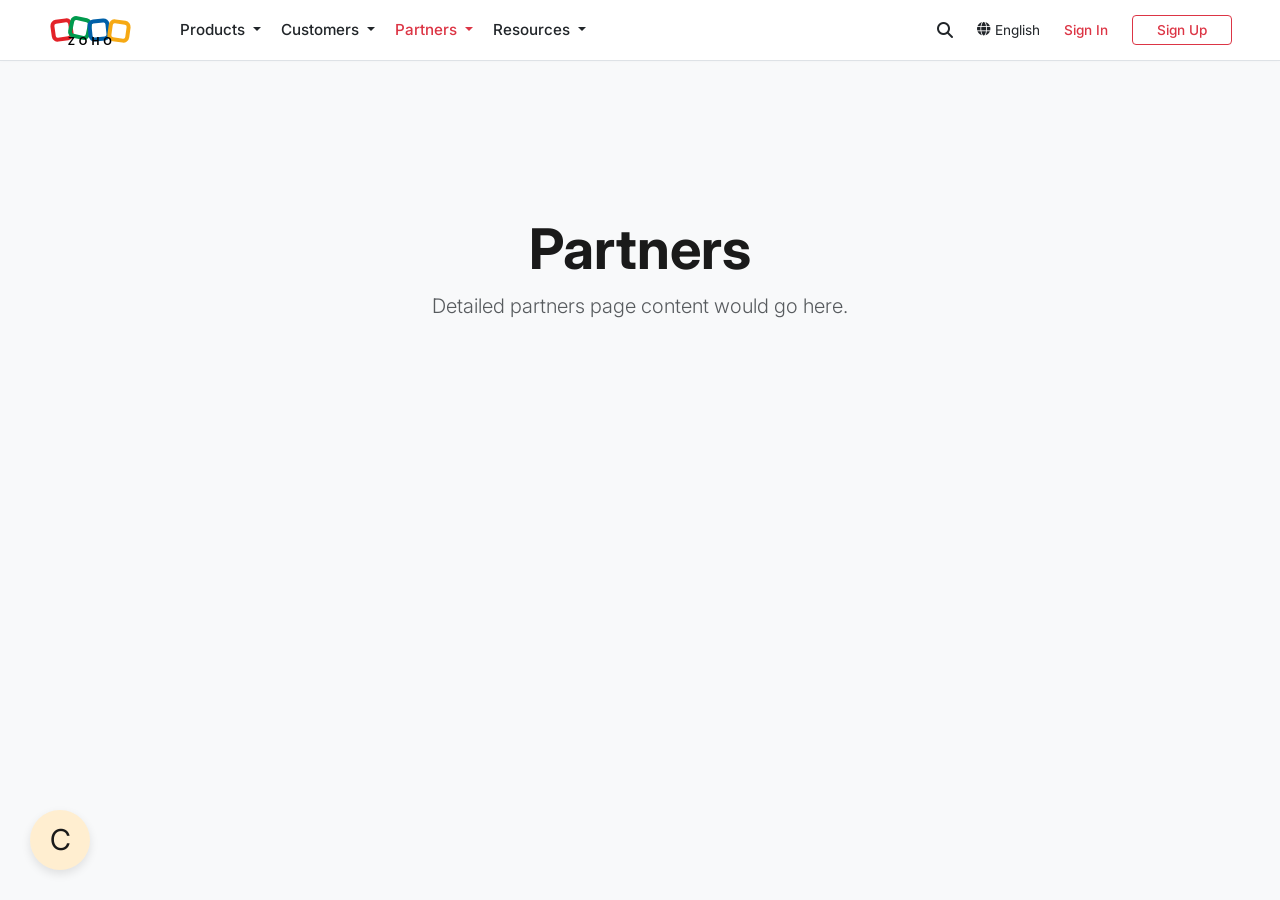
<file: partners.html>
﻿<!doctype html>
<html lang="en">
  <head>
    <meta charset="UTF-8" />
    <meta name="viewport" content="width=device-width, initial-scale=1.0" />
    <title>Zoho Partners</title>
    <link
      href="https://cdn.jsdelivr.net/npm/bootstrap@5.3.0/dist/css/bootstrap.min.css"
      rel="stylesheet"
    />
    <link
      href="https://fonts.googleapis.com/css2?family=Inter:wght@300;400;500;600;700&display=swap"
      rel="stylesheet"
    />
    <link rel="stylesheet" href="src/style.css" />
    <link
      rel="stylesheet"
      href="https://cdnjs.cloudflare.com/ajax/libs/font-awesome/6.4.0/css/all.min.css"
    />
  </head>
  <body>
    <nav class="navbar navbar-expand-lg bg-white border-bottom py-2 fixed-top">
  <div class="container-fluid px-4 px-lg-5">
    <a class="navbar-brand d-flex align-items-center me-4" href="index.html">
      <svg
        width="100"
        height="34"
        viewBox="0 0 100 34"
        xmlns="http://www.w3.org/2000/svg"
      >
        <g fill="none" stroke-width="4" stroke-linejoin="round">
          <!-- Red Box -->
          <rect
            x="5"
            y="8"
            width="18"
            height="18"
            rx="4"
            stroke="#e32228"
            transform="rotate(-8 14 17)"
          />
          <!-- Green Box -->
          <rect
            x="23"
            y="6"
            width="18"
            height="18"
            rx="4"
            stroke="#009a4d"
            transform="rotate(12 32 15)"
          />
          <!-- Blue Box -->
          <rect
            x="42"
            y="8"
            width="18"
            height="18"
            rx="4"
            stroke="#0060a8"
            transform="rotate(-6 51 17)"
          />
          <!-- Yellow Box -->
          <rect
            x="62"
            y="9"
            width="18"
            height="18"
            rx="4"
            stroke="#f6a914"
            transform="rotate(8 71 18)"
          />
        </g>
        <text
          x="44"
          y="32"
          font-family="Arial, sans-serif"
          font-weight="900"
          font-size="11"
          fill="#000"
          text-anchor="middle"
          letter-spacing="4"
        >
          ZOHO
        </text>
      </svg>
    </a>

    <button
      class="navbar-toggler border-0"
      type="button"
      data-bs-toggle="collapse"
      data-bs-target="#mainNav"
    >
      <span class="navbar-toggler-icon"></span>
    </button>

    <div class="collapse navbar-collapse" id="mainNav">
      <ul class="navbar-nav me-auto mb-2 mb-lg-0 gap-1">
        <li class="nav-item dropdown position-static">
          <a
            class="nav-link text-dark nav-hover-red dropdown-toggle"
            href="products.html"
            id="productsDropdown"
            role="button"
            data-bs-toggle="dropdown"
            aria-expanded="false"
          >
            Products
          </a>
          <div
            class="dropdown-menu w-100 border-0 shadow-lg p-0 m-0 rounded-0"
            aria-labelledby="productsDropdown"
            style="
              background-color: #f7f9fa;
              top: 100%;
              border-top: 1px solid #e0e0e0 !important;
              max-height: calc(100vh - 66px);
              overflow-y: auto;
            "
          >
            <!-- Sub Navbar -->
            <div
              class="products-sub-navbar border-bottom bg-white d-flex align-items-center justify-content-between px-4 px-lg-5 py-2"
            >
              <ul class="list-inline mb-0 d-flex align-items-center gap-4">
                <li class="list-inline-item">
                  <a
                    href="#"
                    class="text-decoration-none text-primary fw-medium"
                    style="
                      font-size: 0.95rem;
                      border-bottom: 2px solid #0d6efd;
                      padding-bottom: 8px;
                    "
                    >Apps</a
                  >
                </li>
                <li class="list-inline-item">
                  <a
                    href="#"
                    class="text-decoration-none text-muted nav-hover-red"
                    style="font-size: 0.95rem"
                    >Suites</a
                  >
                </li>
                <li class="list-inline-item">
                  <a
                    href="#"
                    class="text-decoration-none text-muted nav-hover-red"
                    style="font-size: 0.95rem"
                    >Zoho One</a
                  >
                </li>
                <li class="list-inline-item">
                  <a
                    href="#"
                    class="text-decoration-none text-muted nav-hover-red"
                    style="font-size: 0.95rem"
                    >Marketplace</a
                  >
                </li>
                <li class="list-inline-item border-start ps-4">
                  <a
                    href="#"
                    class="text-decoration-none text-primary fw-medium text-uppercase d-flex align-items-center gap-1"
                    style="font-size: 0.75rem; letter-spacing: 0.5px"
                    >Explore All Products
                    <i
                      class="fa-solid fa-chevron-right"
                      style="font-size: 0.8em"
                    ></i
                  ></a>
                </li>
              </ul>
              <button class="btn btn-link text-muted ms-auto me-2">
                <i class="fa-solid fa-xmark fs-5"></i>
              </button>
            </div>

            <div class="container-fluid px-4 px-lg-5 py-4">
              <div class="row">
                <!-- Left Sidebar -->
                <div class="col-12 col-md-3 col-lg-2 sidebar-menu">
                  <div class="mb-3 position-relative">
                    <i
                      class="fa-solid fa-magnifying-glass position-absolute text-muted"
                      style="left: 12px; top: 12px; font-size: 0.9rem"
                    ></i>
                    <input
                      type="text"
                      class="form-control ps-5 rounded-1"
                      placeholder="I'm looking for..."
                      style="font-size: 0.9rem; border-color: #e0e0e0"
                    />
                  </div>
                  <ul class="list-unstyled product-categories mb-4">
                    <li
                      class="active d-flex justify-content-between align-items-center"
                    >
                      <a
                        href="#"
                        class="text-primary text-decoration-none d-block py-2"
                        >Recent Launches</a
                      >
                      <i
                        class="fa-solid fa-chevron-right text-primary"
                        style="font-size: 0.7em"
                      ></i>
                    </li>
                    <li>
                      <a
                        href="#"
                        class="text-dark text-decoration-none d-block py-2"
                        >Sales</a
                      >
                    </li>
                    <li>
                      <a
                        href="#"
                        class="text-dark text-decoration-none d-block py-2"
                        >Marketing</a
                      >
                    </li>
                    <li>
                      <a
                        href="#"
                        class="text-dark text-decoration-none d-block py-2"
                        >Commerce</a
                      >
                    </li>
                    <li>
                      <a
                        href="#"
                        class="text-dark text-decoration-none d-block py-2"
                        >Service</a
                      >
                    </li>
                    <li>
                      <a
                        href="#"
                        class="text-dark text-decoration-none d-block py-2"
                        >Finance</a
                      >
                    </li>
                    <li>
                      <a
                        href="#"
                        class="text-dark text-decoration-none d-block py-2"
                        >Email, Storage, and Collaboration</a
                      >
                    </li>
                    <li>
                      <a
                        href="#"
                        class="text-dark text-decoration-none d-block py-2"
                        >Human Resources</a
                      >
                    </li>
                    <li>
                      <a
                        href="#"
                        class="text-dark text-decoration-none d-block py-2"
                        >Legal</a
                      >
                    </li>
                    <li>
                      <a
                        href="#"
                        class="text-dark text-decoration-none d-block py-2"
                        >Security and IT Management</a
                      >
                    </li>
                    <li>
                      <a
                        href="#"
                        class="text-dark text-decoration-none d-block py-2"
                        >BI and Analytics</a
                      >
                    </li>
                    <li>
                      <a
                        href="#"
                        class="text-dark text-decoration-none d-block py-2"
                        >Project Management</a
                      >
                    </li>
                  </ul>
                  <a
                    href="#"
                    class="btn btn-primary d-block rounded-0 py-2 fs-sm fw-medium d-flex align-items-center justify-content-center gap-2 mb-4"
                    style="background-color: #0060a8; border-color: #0060a8"
                    >EXPLORE ALL PRODUCTS
                    <i
                      class="fa-solid fa-chevron-right"
                      style="font-size: 0.8em"
                    ></i
                  ></a>
                </div>

                <!-- Main Content Area -->
                <div class="col-12 col-md-9 col-lg-10 ps-md-4">
                  <h3 class="fw-normal mb-4">Recent Launches</h3>
                  <div class="row g-3">
                    <!-- Card 1 -->
                    <div class="col-12 col-xl-4 col-md-6 mb-3">
                      <div
                        class="card h-100 product-card shadow-sm border-0 rounded-2 position-relative pt-2 pl-2 overflow-hidden"
                        style="background-color: #f8fbfc"
                      >
                        <div class="card-body d-flex flex-column p-4">
                          <div class="d-flex align-items-center mb-3">
                            <div class="me-2 text-primary">
                              <svg
                                width="24"
                                height="24"
                                viewBox="0 0 24 24"
                                fill="none"
                                stroke="currentColor"
                                stroke-width="2"
                              >
                                <path
                                  d="M10 20l4-16m4 4l4 4-4 4M6 16l-4-4 4-4"
                                />
                              </svg>
                            </div>
                            <h5 class="card-title fw-bold mb-0 text-dark">
                              <span
                                style="
                                  font-size: 0.6rem;
                                  display: block;
                                  font-weight: normal;
                                  margin-bottom: -3px;
                                  letter-spacing: 0.5px;
                                "
                                >ZOHO</span
                              >Vertical Studio
                            </h5>
                          </div>
                          <p
                            class="card-text text-muted mb-4 flex-grow-1"
                            style="font-size: 0.85rem; line-height: 1.5"
                          >
                            Build secure, scalable, and multi-tenant apps for
                            any industry.
                          </p>
                          <a
                            href="#"
                            class="text-decoration-none text-primary fs-sm mt-auto d-flex align-items-center gap-1"
                            >TRY NOW
                            <i
                              class="fa-solid fa-chevron-right"
                              style="font-size: 0.7em"
                            ></i
                          ></a>
                        </div>
                      </div>
                    </div>
                    <!-- Card 2 -->
                    <div class="col-12 col-xl-4 col-md-6 mb-3">
                      <div
                        class="card h-100 product-card shadow-sm border-0 rounded-2 position-relative overflow-hidden"
                        style="background-color: #fdfafb"
                      >
                        <div class="card-body d-flex flex-column p-4">
                          <div class="d-flex align-items-center mb-3">
                            <div class="me-2 text-danger">
                              <svg
                                width="24"
                                height="24"
                                viewBox="0 0 24 24"
                                fill="none"
                                stroke="currentColor"
                                stroke-width="2"
                              >
                                <path
                                  d="M21 16V8a2 2 0 0 0-1-1.73l-7-4a2 2 0 0 0-2 0l-7 4A2 2 0 0 0 3 8v8a2 2 0 0 0 1 1.73l7 4a2 2 0 0 0 2 0l7-4A2 2 0 0 0 21 16z"
                                ></path>
                                <polyline
                                  points="3.27 6.96 12 12.01 20.73 6.96"
                                ></polyline>
                                <line x1="12" y1="22.08" x2="12" y2="12"></line>
                              </svg>
                            </div>
                            <h5 class="card-title fw-bold mb-0 text-dark">
                              <span
                                style="
                                  font-size: 0.6rem;
                                  display: block;
                                  font-weight: normal;
                                  margin-bottom: -3px;
                                  letter-spacing: 0.5px;
                                "
                                >ZOHO</span
                              >Procurement
                            </h5>
                          </div>
                          <p
                            class="card-text text-muted mb-4 flex-grow-1"
                            style="font-size: 0.85rem; line-height: 1.5"
                          >
                            Complete source-to-pay platform to transform your
                            procurement into a growth engine.
                          </p>
                          <a
                            href="#"
                            class="text-decoration-none text-primary fs-sm mt-auto d-flex align-items-center gap-1"
                            >TRY NOW
                            <i
                              class="fa-solid fa-chevron-right"
                              style="font-size: 0.7em"
                            ></i
                          ></a>
                        </div>
                      </div>
                    </div>
                    <!-- Card 3 -->
                    <div class="col-12 col-xl-4 col-md-6 mb-3">
                      <div
                        class="card h-100 product-card shadow-sm border-0 rounded-2 position-relative overflow-hidden"
                        style="background-color: #f7fcfa"
                      >
                        <div class="card-body d-flex flex-column p-4">
                          <div class="d-flex align-items-center mb-3">
                            <div class="me-2 text-success">
                              <svg
                                width="28"
                                height="28"
                                viewBox="0 0 24 24"
                                fill="none"
                                stroke="currentColor"
                                stroke-width="2.5"
                              >
                                <path
                                  d="M10 13a5 5 0 0 0 7.54.54l3-3a5 5 0 0 0-7.07-7.07l-1.72 1.71"
                                ></path>
                                <path
                                  d="M14 11a5 5 0 0 0-7.54-.54l-3 3a5 5 0 0 0 7.07 7.07l1.71-1.71"
                                ></path>
                              </svg>
                            </div>
                            <h5 class="card-title fw-bold mb-0 text-dark">
                              <span
                                style="
                                  font-size: 0.6rem;
                                  display: block;
                                  font-weight: normal;
                                  margin-bottom: -3px;
                                  letter-spacing: 0.5px;
                                "
                                >ZOHO</span
                              >Domains
                            </h5>
                          </div>
                          <p
                            class="card-text text-muted mb-4 flex-grow-1"
                            style="font-size: 0.85rem; line-height: 1.5"
                          >
                            Easy domain registration, transfer, and secured DNS
                            management.
                          </p>
                          <a
                            href="#"
                            class="text-decoration-none text-primary fs-sm mt-auto d-flex align-items-center gap-1"
                            >TRY NOW
                            <i
                              class="fa-solid fa-chevron-right"
                              style="font-size: 0.7em"
                            ></i
                          ></a>
                        </div>
                      </div>
                    </div>
                  </div>
                </div>
              </div>
            </div>
          </div>
        </li>
        <li class="nav-item dropdown">
          <a
            class="nav-link text-dark nav-hover-red dropdown-toggle"
            href="customers.html"
            id="customersDropdown"
            role="button"
            data-bs-toggle="dropdown"
            aria-expanded="false"
          >
            Customers
          </a>
          <ul
            class="dropdown-menu border-0 shadow-sm mt-0"
            aria-labelledby="customersDropdown"
          >
            <li>
              <a class="dropdown-item nav-hover-red" href="#"
                >Customer Stories</a
              >
            </li>
            <li><a class="dropdown-item nav-hover-red" href="#">Reviews</a></li>
            <li>
              <a class="dropdown-item nav-hover-red" href="#">Case Studies</a>
            </li>
          </ul>
        </li>
        <li class="nav-item dropdown">
          <a
            class="nav-link text-dark nav-hover-red dropdown-toggle"
            href="partners.html"
            id="partnersDropdown"
            role="button"
            data-bs-toggle="dropdown"
            aria-expanded="false"
          >
            Partners
          </a>
          <ul
            class="dropdown-menu border-0 shadow-sm mt-0"
            aria-labelledby="partnersDropdown"
          >
            <li>
              <a class="dropdown-item nav-hover-red" href="#"
                >Consulting Partners</a
              >
            </li>
            <li>
              <a class="dropdown-item nav-hover-red" href="#"
                >Technology Partners</a
              >
            </li>
            <li>
              <a class="dropdown-item nav-hover-red" href="#">Affiliates</a>
            </li>
          </ul>
        </li>
        <li class="nav-item dropdown">
          <a
            class="nav-link text-dark nav-hover-red dropdown-toggle"
            href="resources.html"
            id="resourcesDropdown"
            role="button"
            data-bs-toggle="dropdown"
            aria-expanded="false"
          >
            Resources
          </a>
          <ul
            class="dropdown-menu border-0 shadow-sm mt-0"
            aria-labelledby="resourcesDropdown"
          >
            <li><a class="dropdown-item nav-hover-red" href="#">Blog</a></li>
            <li>
              <a class="dropdown-item nav-hover-red" href="#">Help Center</a>
            </li>
            <li>
              <a class="dropdown-item nav-hover-red" href="#">Community</a>
            </li>
            <li><a class="dropdown-item nav-hover-red" href="#">Academy</a></li>
          </ul>
        </li>
      </ul>

      <div class="d-flex align-items-center gap-4">
        <a href="#" class="text-dark nav-hover-red"
          ><i class="fa-solid fa-magnifying-glass"></i
        ></a>
        <a
          href="#"
          class="text-dark nav-hover-red text-decoration-none d-none d-md-flex align-items-center gap-1 fs-sm"
        >
          <i class="fa-solid fa-globe"></i> English
        </a>
        <a
          href="#"
          class="text-danger nav-hover-red text-decoration-none fw-medium fs-sm d-none d-md-block"
          >Sign In</a
        >
        <a
          href="signup.html"
          class="btn btn-outline-danger fw-medium px-4 py-1 rounded-1 fs-sm"
          >Sign Up</a
        >
      </div>
    </div>
  </div>
</nav>

    <main
      class="container text-center"
      style="padding-top: 150px; padding-bottom: 200px"
    >
      <h1 class="display-4 fw-bold">Partners</h1>
      <p class="lead text-muted">
        Detailed partners page content would go here.
      </p>
    </main>

    <div class="cookie-btn">C</div>

    <script src="https://code.jquery.com/jquery-3.7.0.min.js"></script>
    <script src="https://cdn.jsdelivr.net/npm/bootstrap@5.3.0/dist/js/bootstrap.bundle.min.js"></script>
    <script src="src/main.js"></script>
  </body>
</html>
</file>
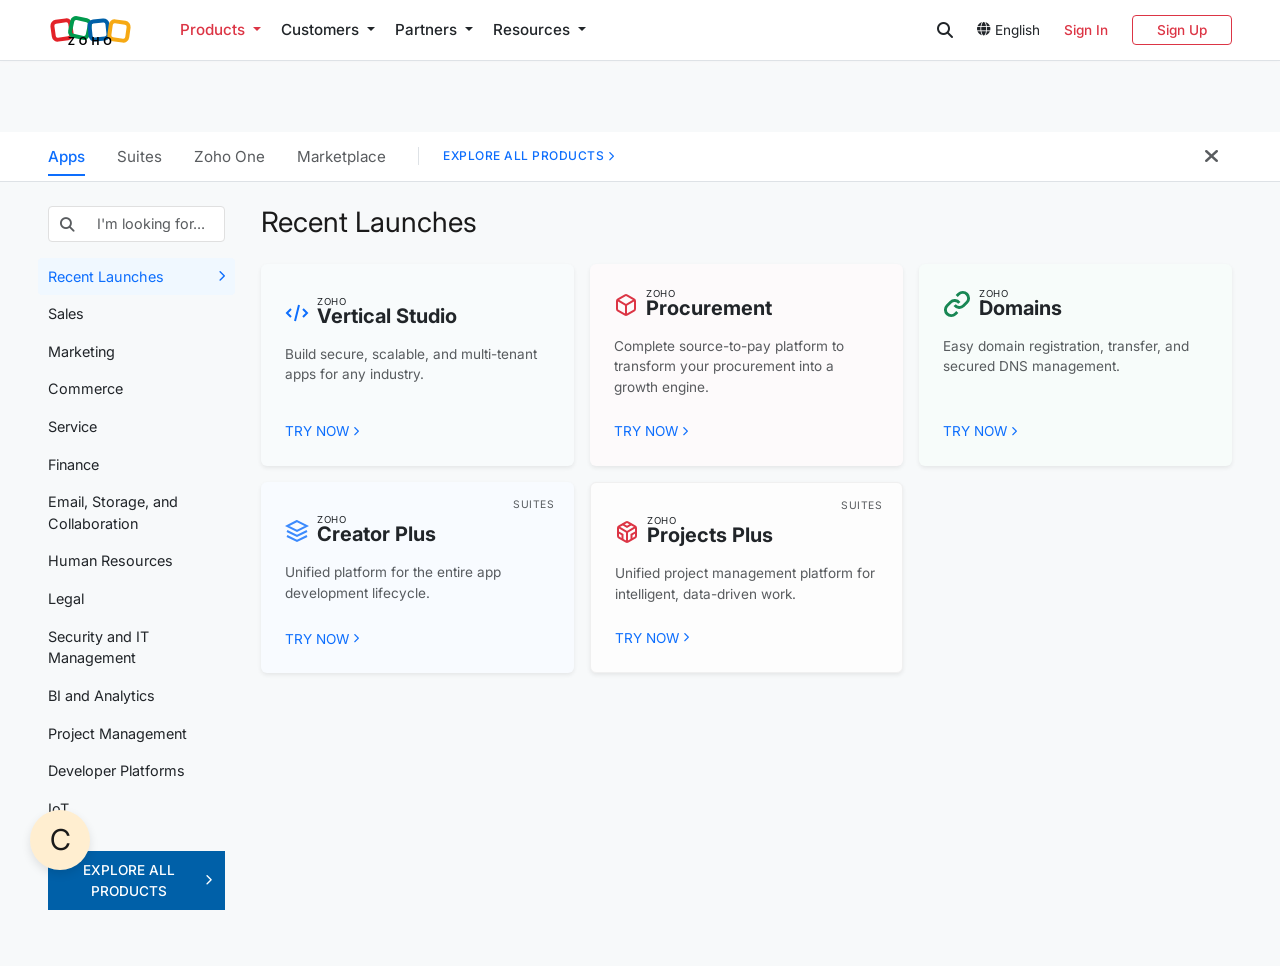
<file: products.html>
﻿<!doctype html>
<html lang="en">
  <head>
    <meta charset="UTF-8" />
    <meta name="viewport" content="width=device-width, initial-scale=1.0" />
    <title>Zoho Products</title>
    <link
      href="https://cdn.jsdelivr.net/npm/bootstrap@5.3.0/dist/css/bootstrap.min.css"
      rel="stylesheet"
    />
    <link
      href="https://fonts.googleapis.com/css2?family=Inter:wght@300;400;500;600;700&display=swap"
      rel="stylesheet"
    />
    <link rel="stylesheet" href="src/style.css" />
    <link
      rel="stylesheet"
      href="https://cdnjs.cloudflare.com/ajax/libs/font-awesome/6.4.0/css/all.min.css"
    />
  </head>
  <body>
    <nav class="navbar navbar-expand-lg bg-white border-bottom py-2 fixed-top">
  <div class="container-fluid px-4 px-lg-5">
    <a class="navbar-brand d-flex align-items-center me-4" href="index.html">
      <svg
        width="100"
        height="34"
        viewBox="0 0 100 34"
        xmlns="http://www.w3.org/2000/svg"
      >
        <g fill="none" stroke-width="4" stroke-linejoin="round">
          <!-- Red Box -->
          <rect
            x="5"
            y="8"
            width="18"
            height="18"
            rx="4"
            stroke="#e32228"
            transform="rotate(-8 14 17)"
          />
          <!-- Green Box -->
          <rect
            x="23"
            y="6"
            width="18"
            height="18"
            rx="4"
            stroke="#009a4d"
            transform="rotate(12 32 15)"
          />
          <!-- Blue Box -->
          <rect
            x="42"
            y="8"
            width="18"
            height="18"
            rx="4"
            stroke="#0060a8"
            transform="rotate(-6 51 17)"
          />
          <!-- Yellow Box -->
          <rect
            x="62"
            y="9"
            width="18"
            height="18"
            rx="4"
            stroke="#f6a914"
            transform="rotate(8 71 18)"
          />
        </g>
        <text
          x="44"
          y="32"
          font-family="Arial, sans-serif"
          font-weight="900"
          font-size="11"
          fill="#000"
          text-anchor="middle"
          letter-spacing="4"
        >
          ZOHO
        </text>
      </svg>
    </a>

    <button
      class="navbar-toggler border-0"
      type="button"
      data-bs-toggle="collapse"
      data-bs-target="#mainNav"
    >
      <span class="navbar-toggler-icon"></span>
    </button>

    <div class="collapse navbar-collapse" id="mainNav">
      <ul class="navbar-nav me-auto mb-2 mb-lg-0 gap-1">
        <li class="nav-item dropdown position-static">
          <a
            class="nav-link text-dark nav-hover-red dropdown-toggle"
            href="products.html"
            id="productsDropdown"
            role="button"
            data-bs-toggle="dropdown"
            aria-expanded="false"
          >
            Products
          </a>
          <div
            class="dropdown-menu w-100 border-0 shadow-lg p-0 m-0 rounded-0"
            aria-labelledby="productsDropdown"
            style="
              background-color: #f7f9fa;
              top: 100%;
              border-top: 1px solid #e0e0e0 !important;
              max-height: calc(100vh - 66px);
              overflow-y: auto;
            "
          >
            <!-- Sub Navbar -->
            <div
              class="products-sub-navbar border-bottom bg-white d-flex align-items-center justify-content-between px-4 px-lg-5 py-2"
            >
              <ul class="list-inline mb-0 d-flex align-items-center gap-4">
                <li class="list-inline-item">
                  <a
                    href="#"
                    class="text-decoration-none text-primary fw-medium"
                    style="
                      font-size: 0.95rem;
                      border-bottom: 2px solid #0d6efd;
                      padding-bottom: 8px;
                    "
                    >Apps</a
                  >
                </li>
                <li class="list-inline-item">
                  <a
                    href="#"
                    class="text-decoration-none text-muted nav-hover-red"
                    style="font-size: 0.95rem"
                    >Suites</a
                  >
                </li>
                <li class="list-inline-item">
                  <a
                    href="#"
                    class="text-decoration-none text-muted nav-hover-red"
                    style="font-size: 0.95rem"
                    >Zoho One</a
                  >
                </li>
                <li class="list-inline-item">
                  <a
                    href="#"
                    class="text-decoration-none text-muted nav-hover-red"
                    style="font-size: 0.95rem"
                    >Marketplace</a
                  >
                </li>
                <li class="list-inline-item border-start ps-4">
                  <a
                    href="#"
                    class="text-decoration-none text-primary fw-medium text-uppercase d-flex align-items-center gap-1"
                    style="font-size: 0.75rem; letter-spacing: 0.5px"
                    >Explore All Products
                    <i
                      class="fa-solid fa-chevron-right"
                      style="font-size: 0.8em"
                    ></i
                  ></a>
                </li>
              </ul>
              <button class="btn btn-link text-muted ms-auto me-2">
                <i class="fa-solid fa-xmark fs-5"></i>
              </button>
            </div>

            <div class="container-fluid px-4 px-lg-5 py-4">
              <div class="row">
                <!-- Left Sidebar -->
                <div class="col-12 col-md-3 col-lg-2 sidebar-menu">
                  <div class="mb-3 position-relative">
                    <i
                      class="fa-solid fa-magnifying-glass position-absolute text-muted"
                      style="left: 12px; top: 12px; font-size: 0.9rem"
                    ></i>
                    <input
                      type="text"
                      class="form-control ps-5 rounded-1"
                      placeholder="I'm looking for..."
                      style="font-size: 0.9rem; border-color: #e0e0e0"
                    />
                  </div>
                  <ul class="list-unstyled product-categories mb-4">
                    <li
                      class="active d-flex justify-content-between align-items-center"
                    >
                      <a
                        href="#"
                        class="text-primary text-decoration-none d-block py-2"
                        >Recent Launches</a
                      >
                      <i
                        class="fa-solid fa-chevron-right text-primary"
                        style="font-size: 0.7em"
                      ></i>
                    </li>
                    <li>
                      <a
                        href="#"
                        class="text-dark text-decoration-none d-block py-2"
                        >Sales</a
                      >
                    </li>
                    <li>
                      <a
                        href="#"
                        class="text-dark text-decoration-none d-block py-2"
                        >Marketing</a
                      >
                    </li>
                    <li>
                      <a
                        href="#"
                        class="text-dark text-decoration-none d-block py-2"
                        >Commerce</a
                      >
                    </li>
                    <li>
                      <a
                        href="#"
                        class="text-dark text-decoration-none d-block py-2"
                        >Service</a
                      >
                    </li>
                    <li>
                      <a
                        href="#"
                        class="text-dark text-decoration-none d-block py-2"
                        >Finance</a
                      >
                    </li>
                    <li>
                      <a
                        href="#"
                        class="text-dark text-decoration-none d-block py-2"
                        >Email, Storage, and Collaboration</a
                      >
                    </li>
                    <li>
                      <a
                        href="#"
                        class="text-dark text-decoration-none d-block py-2"
                        >Human Resources</a
                      >
                    </li>
                    <li>
                      <a
                        href="#"
                        class="text-dark text-decoration-none d-block py-2"
                        >Legal</a
                      >
                    </li>
                    <li>
                      <a
                        href="#"
                        class="text-dark text-decoration-none d-block py-2"
                        >Security and IT Management</a
                      >
                    </li>
                    <li>
                      <a
                        href="#"
                        class="text-dark text-decoration-none d-block py-2"
                        >BI and Analytics</a
                      >
                    </li>
                    <li>
                      <a
                        href="#"
                        class="text-dark text-decoration-none d-block py-2"
                        >Project Management</a
                      >
                    </li>
                  </ul>
                  <a
                    href="#"
                    class="btn btn-primary d-block rounded-0 py-2 fs-sm fw-medium d-flex align-items-center justify-content-center gap-2 mb-4"
                    style="background-color: #0060a8; border-color: #0060a8"
                    >EXPLORE ALL PRODUCTS
                    <i
                      class="fa-solid fa-chevron-right"
                      style="font-size: 0.8em"
                    ></i
                  ></a>
                </div>

                <!-- Main Content Area -->
                <div class="col-12 col-md-9 col-lg-10 ps-md-4">
                  <h3 class="fw-normal mb-4">Recent Launches</h3>
                  <div class="row g-3">
                    <!-- Card 1 -->
                    <div class="col-12 col-xl-4 col-md-6 mb-3">
                      <div
                        class="card h-100 product-card shadow-sm border-0 rounded-2 position-relative pt-2 pl-2 overflow-hidden"
                        style="background-color: #f8fbfc"
                      >
                        <div class="card-body d-flex flex-column p-4">
                          <div class="d-flex align-items-center mb-3">
                            <div class="me-2 text-primary">
                              <svg
                                width="24"
                                height="24"
                                viewBox="0 0 24 24"
                                fill="none"
                                stroke="currentColor"
                                stroke-width="2"
                              >
                                <path
                                  d="M10 20l4-16m4 4l4 4-4 4M6 16l-4-4 4-4"
                                />
                              </svg>
                            </div>
                            <h5 class="card-title fw-bold mb-0 text-dark">
                              <span
                                style="
                                  font-size: 0.6rem;
                                  display: block;
                                  font-weight: normal;
                                  margin-bottom: -3px;
                                  letter-spacing: 0.5px;
                                "
                                >ZOHO</span
                              >Vertical Studio
                            </h5>
                          </div>
                          <p
                            class="card-text text-muted mb-4 flex-grow-1"
                            style="font-size: 0.85rem; line-height: 1.5"
                          >
                            Build secure, scalable, and multi-tenant apps for
                            any industry.
                          </p>
                          <a
                            href="#"
                            class="text-decoration-none text-primary fs-sm mt-auto d-flex align-items-center gap-1"
                            >TRY NOW
                            <i
                              class="fa-solid fa-chevron-right"
                              style="font-size: 0.7em"
                            ></i
                          ></a>
                        </div>
                      </div>
                    </div>
                    <!-- Card 2 -->
                    <div class="col-12 col-xl-4 col-md-6 mb-3">
                      <div
                        class="card h-100 product-card shadow-sm border-0 rounded-2 position-relative overflow-hidden"
                        style="background-color: #fdfafb"
                      >
                        <div class="card-body d-flex flex-column p-4">
                          <div class="d-flex align-items-center mb-3">
                            <div class="me-2 text-danger">
                              <svg
                                width="24"
                                height="24"
                                viewBox="0 0 24 24"
                                fill="none"
                                stroke="currentColor"
                                stroke-width="2"
                              >
                                <path
                                  d="M21 16V8a2 2 0 0 0-1-1.73l-7-4a2 2 0 0 0-2 0l-7 4A2 2 0 0 0 3 8v8a2 2 0 0 0 1 1.73l7 4a2 2 0 0 0 2 0l7-4A2 2 0 0 0 21 16z"
                                ></path>
                                <polyline
                                  points="3.27 6.96 12 12.01 20.73 6.96"
                                ></polyline>
                                <line x1="12" y1="22.08" x2="12" y2="12"></line>
                              </svg>
                            </div>
                            <h5 class="card-title fw-bold mb-0 text-dark">
                              <span
                                style="
                                  font-size: 0.6rem;
                                  display: block;
                                  font-weight: normal;
                                  margin-bottom: -3px;
                                  letter-spacing: 0.5px;
                                "
                                >ZOHO</span
                              >Procurement
                            </h5>
                          </div>
                          <p
                            class="card-text text-muted mb-4 flex-grow-1"
                            style="font-size: 0.85rem; line-height: 1.5"
                          >
                            Complete source-to-pay platform to transform your
                            procurement into a growth engine.
                          </p>
                          <a
                            href="#"
                            class="text-decoration-none text-primary fs-sm mt-auto d-flex align-items-center gap-1"
                            >TRY NOW
                            <i
                              class="fa-solid fa-chevron-right"
                              style="font-size: 0.7em"
                            ></i
                          ></a>
                        </div>
                      </div>
                    </div>
                    <!-- Card 3 -->
                    <div class="col-12 col-xl-4 col-md-6 mb-3">
                      <div
                        class="card h-100 product-card shadow-sm border-0 rounded-2 position-relative overflow-hidden"
                        style="background-color: #f7fcfa"
                      >
                        <div class="card-body d-flex flex-column p-4">
                          <div class="d-flex align-items-center mb-3">
                            <div class="me-2 text-success">
                              <svg
                                width="28"
                                height="28"
                                viewBox="0 0 24 24"
                                fill="none"
                                stroke="currentColor"
                                stroke-width="2.5"
                              >
                                <path
                                  d="M10 13a5 5 0 0 0 7.54.54l3-3a5 5 0 0 0-7.07-7.07l-1.72 1.71"
                                ></path>
                                <path
                                  d="M14 11a5 5 0 0 0-7.54-.54l-3 3a5 5 0 0 0 7.07 7.07l1.71-1.71"
                                ></path>
                              </svg>
                            </div>
                            <h5 class="card-title fw-bold mb-0 text-dark">
                              <span
                                style="
                                  font-size: 0.6rem;
                                  display: block;
                                  font-weight: normal;
                                  margin-bottom: -3px;
                                  letter-spacing: 0.5px;
                                "
                                >ZOHO</span
                              >Domains
                            </h5>
                          </div>
                          <p
                            class="card-text text-muted mb-4 flex-grow-1"
                            style="font-size: 0.85rem; line-height: 1.5"
                          >
                            Easy domain registration, transfer, and secured DNS
                            management.
                          </p>
                          <a
                            href="#"
                            class="text-decoration-none text-primary fs-sm mt-auto d-flex align-items-center gap-1"
                            >TRY NOW
                            <i
                              class="fa-solid fa-chevron-right"
                              style="font-size: 0.7em"
                            ></i
                          ></a>
                        </div>
                      </div>
                    </div>
                  </div>
                </div>
              </div>
            </div>
          </div>
        </li>
        <li class="nav-item dropdown">
          <a
            class="nav-link text-dark nav-hover-red dropdown-toggle"
            href="customers.html"
            id="customersDropdown"
            role="button"
            data-bs-toggle="dropdown"
            aria-expanded="false"
          >
            Customers
          </a>
          <ul
            class="dropdown-menu border-0 shadow-sm mt-0"
            aria-labelledby="customersDropdown"
          >
            <li>
              <a class="dropdown-item nav-hover-red" href="#"
                >Customer Stories</a
              >
            </li>
            <li><a class="dropdown-item nav-hover-red" href="#">Reviews</a></li>
            <li>
              <a class="dropdown-item nav-hover-red" href="#">Case Studies</a>
            </li>
          </ul>
        </li>
        <li class="nav-item dropdown">
          <a
            class="nav-link text-dark nav-hover-red dropdown-toggle"
            href="partners.html"
            id="partnersDropdown"
            role="button"
            data-bs-toggle="dropdown"
            aria-expanded="false"
          >
            Partners
          </a>
          <ul
            class="dropdown-menu border-0 shadow-sm mt-0"
            aria-labelledby="partnersDropdown"
          >
            <li>
              <a class="dropdown-item nav-hover-red" href="#"
                >Consulting Partners</a
              >
            </li>
            <li>
              <a class="dropdown-item nav-hover-red" href="#"
                >Technology Partners</a
              >
            </li>
            <li>
              <a class="dropdown-item nav-hover-red" href="#">Affiliates</a>
            </li>
          </ul>
        </li>
        <li class="nav-item dropdown">
          <a
            class="nav-link text-dark nav-hover-red dropdown-toggle"
            href="resources.html"
            id="resourcesDropdown"
            role="button"
            data-bs-toggle="dropdown"
            aria-expanded="false"
          >
            Resources
          </a>
          <ul
            class="dropdown-menu border-0 shadow-sm mt-0"
            aria-labelledby="resourcesDropdown"
          >
            <li><a class="dropdown-item nav-hover-red" href="#">Blog</a></li>
            <li>
              <a class="dropdown-item nav-hover-red" href="#">Help Center</a>
            </li>
            <li>
              <a class="dropdown-item nav-hover-red" href="#">Community</a>
            </li>
            <li><a class="dropdown-item nav-hover-red" href="#">Academy</a></li>
          </ul>
        </li>
      </ul>

      <div class="d-flex align-items-center gap-4">
        <a href="#" class="text-dark nav-hover-red"
          ><i class="fa-solid fa-magnifying-glass"></i
        ></a>
        <a
          href="#"
          class="text-dark nav-hover-red text-decoration-none d-none d-md-flex align-items-center gap-1 fs-sm"
        >
          <i class="fa-solid fa-globe"></i> English
        </a>
        <a
          href="#"
          class="text-danger nav-hover-red text-decoration-none fw-medium fs-sm d-none d-md-block"
          >Sign In</a
        >
        <a
          href="signup.html"
          class="btn btn-outline-danger fw-medium px-4 py-1 rounded-1 fs-sm"
          >Sign Up</a
        >
      </div>
    </div>
  </div>
</nav>


    <main
      class="products-page-container w-100"
      style="background-color: #f7f9fa; min-height: 100vh; padding-top: 66px"
    >
      <!-- Sub Navbar -->
      <div
        class="products-sub-navbar border-bottom bg-white d-flex align-items-center justify-content-between px-4 px-lg-5 py-2"
      >
        <ul class="list-inline mb-0 d-flex align-items-center gap-4">
          <li class="list-inline-item">
            <a
              href="#"
              class="text-decoration-none text-primary fw-medium"
              style="
                font-size: 0.95rem;
                border-bottom: 2px solid #0d6efd;
                padding-bottom: 8px;
              "
              >Apps</a
            >
          </li>
          <li class="list-inline-item">
            <a
              href="#"
              class="text-decoration-none text-muted nav-hover-red"
              style="font-size: 0.95rem"
              >Suites</a
            >
          </li>
          <li class="list-inline-item">
            <a
              href="#"
              class="text-decoration-none text-muted nav-hover-red"
              style="font-size: 0.95rem"
              >Zoho One</a
            >
          </li>
          <li class="list-inline-item">
            <a
              href="#"
              class="text-decoration-none text-muted nav-hover-red"
              style="font-size: 0.95rem"
              >Marketplace</a
            >
          </li>
          <li class="list-inline-item border-start ps-4">
            <a
              href="#"
              class="text-decoration-none text-primary fw-medium text-uppercase d-flex align-items-center gap-1"
              style="font-size: 0.75rem; letter-spacing: 0.5px"
              >Explore All Products
              <i class="fa-solid fa-chevron-right" style="font-size: 0.8em"></i
            ></a>
          </li>
        </ul>
        <button class="btn btn-link text-muted">
          <i class="fa-solid fa-xmark fs-5"></i>
        </button>
      </div>

      <div class="container-fluid px-4 px-lg-5 py-4">
        <div class="row">
          <!-- Left Sidebar -->
          <div class="col-12 col-md-3 col-lg-2 sidebar-menu">
            <div class="mb-3 position-relative">
              <i
                class="fa-solid fa-magnifying-glass position-absolute text-muted"
                style="left: 12px; top: 12px; font-size: 0.9rem"
              ></i>
              <input
                type="text"
                class="form-control ps-5 rounded-1"
                placeholder="I'm looking for..."
                style="font-size: 0.9rem; border-color: #e0e0e0"
              />
            </div>

            <ul class="list-unstyled product-categories">
              <li
                class="active d-flex justify-content-between align-items-center"
              >
                <a
                  href="#"
                  class="text-primary text-decoration-none d-block py-2"
                  >Recent Launches</a
                >
                <i
                  class="fa-solid fa-chevron-right text-primary"
                  style="font-size: 0.7em"
                ></i>
              </li>
              <li>
                <a href="#" class="text-dark text-decoration-none d-block py-2"
                  >Sales</a
                >
              </li>
              <li>
                <a href="#" class="text-dark text-decoration-none d-block py-2"
                  >Marketing</a
                >
              </li>
              <li>
                <a href="#" class="text-dark text-decoration-none d-block py-2"
                  >Commerce</a
                >
              </li>
              <li>
                <a href="#" class="text-dark text-decoration-none d-block py-2"
                  >Service</a
                >
              </li>
              <li>
                <a href="#" class="text-dark text-decoration-none d-block py-2"
                  >Finance</a
                >
              </li>
              <li>
                <a href="#" class="text-dark text-decoration-none d-block py-2"
                  >Email, Storage, and Collaboration</a
                >
              </li>
              <li>
                <a href="#" class="text-dark text-decoration-none d-block py-2"
                  >Human Resources</a
                >
              </li>
              <li>
                <a href="#" class="text-dark text-decoration-none d-block py-2"
                  >Legal</a
                >
              </li>
              <li>
                <a href="#" class="text-dark text-decoration-none d-block py-2"
                  >Security and IT Management</a
                >
              </li>
              <li>
                <a href="#" class="text-dark text-decoration-none d-block py-2"
                  >BI and Analytics</a
                >
              </li>
              <li>
                <a href="#" class="text-dark text-decoration-none d-block py-2"
                  >Project Management</a
                >
              </li>
              <li>
                <a href="#" class="text-dark text-decoration-none d-block py-2"
                  >Developer Platforms</a
                >
              </li>
              <li>
                <a href="#" class="text-dark text-decoration-none d-block py-2"
                  >IoT</a
                >
              </li>
            </ul>

            <div class="mt-4">
              <a
                href="#"
                class="btn btn-primary d-block rounded-0 py-2 fs-sm fw-medium d-flex align-items-center justify-content-center gap-2"
                style="background-color: #0060a8; border-color: #0060a8"
                >EXPLORE ALL PRODUCTS
                <i
                  class="fa-solid fa-chevron-right"
                  style="font-size: 0.8em"
                ></i
              ></a>
            </div>
          </div>

          <!-- Main Content Area -->
          <div class="col-12 col-md-9 col-lg-10 ps-md-4">
            <h3 class="fw-normal mb-4">Recent Launches</h3>

            <div class="row g-3">
              <!-- Card 1 -->
              <div class="col-12 col-xl-4 col-md-6">
                <div
                  class="card h-100 product-card shadow-sm border-0 rounded-2 position-relative pt-2 pl-2 overflow-hidden"
                  style="background-color: #f8fbfc"
                >
                  <div class="card-body d-flex flex-column p-4">
                    <div class="d-flex align-items-center mb-3">
                      <div class="me-2 text-primary">
                        <svg
                          width="24"
                          height="24"
                          viewBox="0 0 24 24"
                          fill="none"
                          stroke="currentColor"
                          stroke-width="2"
                        >
                          <path d="M10 20l4-16m4 4l4 4-4 4M6 16l-4-4 4-4" />
                        </svg>
                      </div>
                      <h5 class="card-title fw-bold mb-0 text-dark">
                        <span
                          style="
                            font-size: 0.6rem;
                            display: block;
                            font-weight: normal;
                            margin-bottom: -3px;
                            letter-spacing: 0.5px;
                          "
                          >ZOHO</span
                        >Vertical Studio
                      </h5>
                    </div>
                    <p
                      class="card-text text-muted mb-4 flex-grow-1"
                      style="font-size: 0.85rem; line-height: 1.5"
                    >
                      Build secure, scalable, and multi-tenant apps for any
                      industry.
                    </p>
                    <a
                      href="#"
                      class="text-decoration-none text-primary fs-sm mt-auto d-flex align-items-center gap-1"
                      >TRY NOW
                      <i
                        class="fa-solid fa-chevron-right"
                        style="font-size: 0.7em"
                      ></i
                    ></a>
                  </div>
                </div>
              </div>

              <!-- Card 2 -->
              <div class="col-12 col-xl-4 col-md-6">
                <div
                  class="card h-100 product-card shadow-sm border-0 rounded-2 position-relative overflow-hidden"
                  style="background-color: #fdfafb"
                >
                  <div class="card-body d-flex flex-column p-4">
                    <div class="d-flex align-items-center mb-3">
                      <div class="me-2 text-danger">
                        <svg
                          width="24"
                          height="24"
                          viewBox="0 0 24 24"
                          fill="none"
                          stroke="currentColor"
                          stroke-width="2"
                        >
                          <path
                            d="M21 16V8a2 2 0 0 0-1-1.73l-7-4a2 2 0 0 0-2 0l-7 4A2 2 0 0 0 3 8v8a2 2 0 0 0 1 1.73l7 4a2 2 0 0 0 2 0l7-4A2 2 0 0 0 21 16z"
                          ></path>
                          <polyline
                            points="3.27 6.96 12 12.01 20.73 6.96"
                          ></polyline>
                          <line x1="12" y1="22.08" x2="12" y2="12"></line>
                        </svg>
                      </div>
                      <h5 class="card-title fw-bold mb-0 text-dark">
                        <span
                          style="
                            font-size: 0.6rem;
                            display: block;
                            font-weight: normal;
                            margin-bottom: -3px;
                            letter-spacing: 0.5px;
                          "
                          >ZOHO</span
                        >Procurement
                      </h5>
                    </div>
                    <p
                      class="card-text text-muted mb-4 flex-grow-1"
                      style="font-size: 0.85rem; line-height: 1.5"
                    >
                      Complete source-to-pay platform to transform your
                      procurement into a growth engine.
                    </p>
                    <a
                      href="#"
                      class="text-decoration-none text-primary fs-sm mt-auto d-flex align-items-center gap-1"
                      >TRY NOW
                      <i
                        class="fa-solid fa-chevron-right"
                        style="font-size: 0.7em"
                      ></i
                    ></a>
                  </div>
                </div>
              </div>

              <!-- Card 3 -->
              <div class="col-12 col-xl-4 col-md-6">
                <div
                  class="card h-100 product-card shadow-sm border-0 rounded-2 position-relative overflow-hidden"
                  style="background-color: #f7fcfa"
                >
                  <div class="card-body d-flex flex-column p-4">
                    <div class="d-flex align-items-center mb-3">
                      <div class="me-2 text-success">
                        <svg
                          width="28"
                          height="28"
                          viewBox="0 0 24 24"
                          fill="none"
                          stroke="currentColor"
                          stroke-width="2.5"
                        >
                          <path
                            d="M10 13a5 5 0 0 0 7.54.54l3-3a5 5 0 0 0-7.07-7.07l-1.72 1.71"
                          ></path>
                          <path
                            d="M14 11a5 5 0 0 0-7.54-.54l-3 3a5 5 0 0 0 7.07 7.07l1.71-1.71"
                          ></path>
                        </svg>
                      </div>
                      <h5 class="card-title fw-bold mb-0 text-dark">
                        <span
                          style="
                            font-size: 0.6rem;
                            display: block;
                            font-weight: normal;
                            margin-bottom: -3px;
                            letter-spacing: 0.5px;
                          "
                          >ZOHO</span
                        >Domains
                      </h5>
                    </div>
                    <p
                      class="card-text text-muted mb-4 flex-grow-1"
                      style="font-size: 0.85rem; line-height: 1.5"
                    >
                      Easy domain registration, transfer, and secured DNS
                      management.
                    </p>
                    <a
                      href="#"
                      class="text-decoration-none text-primary fs-sm mt-auto d-flex align-items-center gap-1"
                      >TRY NOW
                      <i
                        class="fa-solid fa-chevron-right"
                        style="font-size: 0.7em"
                      ></i
                    ></a>
                  </div>
                </div>
              </div>

              <!-- Card 4 -->
              <div class="col-12 col-xl-4 col-md-6">
                <div
                  class="card h-100 product-card shadow-sm border-0 rounded-2 position-relative overflow-hidden"
                  style="background-color: #f8fbff"
                >
                  <span
                    class="position-absolute text-muted"
                    style="
                      top: 15px;
                      right: 20px;
                      font-size: 0.65rem;
                      letter-spacing: 0.5px;
                    "
                    >SUITES</span
                  >
                  <div class="card-body d-flex flex-column p-4">
                    <div class="d-flex align-items-center mb-3 mt-2">
                      <div class="me-2 text-primary" style="opacity: 0.8">
                        <svg
                          width="24"
                          height="24"
                          viewBox="0 0 24 24"
                          fill="none"
                          stroke="currentColor"
                          stroke-width="2"
                        >
                          <polygon points="12 2 2 7 12 12 22 7 12 2"></polygon>
                          <polyline points="2 17 12 22 22 17"></polyline>
                          <polyline points="2 12 12 17 22 12"></polyline>
                        </svg>
                      </div>
                      <h5 class="card-title fw-bold mb-0 text-dark">
                        <span
                          style="
                            font-size: 0.6rem;
                            display: block;
                            font-weight: normal;
                            margin-bottom: -3px;
                            letter-spacing: 0.5px;
                          "
                          >ZOHO</span
                        >Creator Plus
                      </h5>
                    </div>
                    <p
                      class="card-text text-muted mb-4 flex-grow-1"
                      style="font-size: 0.85rem; line-height: 1.5"
                    >
                      Unified platform for the entire app development lifecycle.
                    </p>
                    <a
                      href="#"
                      class="text-decoration-none text-primary fs-sm mt-auto d-flex align-items-center gap-1"
                      >TRY NOW
                      <i
                        class="fa-solid fa-chevron-right"
                        style="font-size: 0.7em"
                      ></i
                    ></a>
                  </div>
                </div>
              </div>

              <!-- Card 5 -->
              <div class="col-12 col-xl-4 col-md-6">
                <div
                  class="card h-100 product-card shadow-sm border-0 rounded-2 position-relative overflow-hidden"
                  style="
                    background-color: #fdfdfd;
                    border: 1px solid #f0f0f0 !important;
                  "
                >
                  <span
                    class="position-absolute text-muted"
                    style="
                      top: 15px;
                      right: 20px;
                      font-size: 0.65rem;
                      letter-spacing: 0.5px;
                    "
                    >SUITES</span
                  >
                  <div class="card-body d-flex flex-column p-4">
                    <div class="d-flex align-items-center mb-3 mt-2">
                      <div class="me-2 text-danger">
                        <svg
                          width="24"
                          height="24"
                          viewBox="0 0 24 24"
                          fill="none"
                          stroke="currentColor"
                          stroke-width="2"
                        >
                          <path
                            d="M21 16V8a2 2 0 0 0-1-1.73l-7-4a2 2 0 0 0-2 0l-7 4A2 2 0 0 0 3 8v8a2 2 0 0 0 1 1.73l7 4a2 2 0 0 0 2 0l7-4A2 2 0 0 0 21 16z"
                          ></path>
                          <polyline
                            points="7.5 4.21 12 6.81 16.5 4.21"
                          ></polyline>
                          <polyline points="7.5 19.79 7.5 14.6 3 12"></polyline>
                          <polyline
                            points="21 12 16.5 14.6 16.5 19.79"
                          ></polyline>
                          <polyline
                            points="3.27 6.96 12 12.01 20.73 6.96"
                          ></polyline>
                          <line x1="12" y1="22.08" x2="12" y2="12"></line>
                        </svg>
                      </div>
                      <h5 class="card-title fw-bold mb-0 text-dark">
                        <span
                          style="
                            font-size: 0.6rem;
                            display: block;
                            font-weight: normal;
                            margin-bottom: -3px;
                            letter-spacing: 0.5px;
                          "
                          >ZOHO</span
                        >Projects Plus
                      </h5>
                    </div>
                    <p
                      class="card-text text-muted mb-4 flex-grow-1"
                      style="font-size: 0.85rem; line-height: 1.5"
                    >
                      Unified project management platform for intelligent,
                      data-driven work.
                    </p>
                    <a
                      href="#"
                      class="text-decoration-none text-primary fs-sm mt-auto d-flex align-items-center gap-1"
                      >TRY NOW
                      <i
                        class="fa-solid fa-chevron-right"
                        style="font-size: 0.7em"
                      ></i
                    ></a>
                  </div>
                </div>
              </div>
            </div>
          </div>
        </div>
      </div>
    </main>

    <div class="cookie-btn">C</div>

    <script src="https://code.jquery.com/jquery-3.7.0.min.js"></script>
    <script src="https://cdn.jsdelivr.net/npm/bootstrap@5.3.0/dist/js/bootstrap.bundle.min.js"></script>
    <script src="src/main.js"></script>
  </body>
</html>
</file>
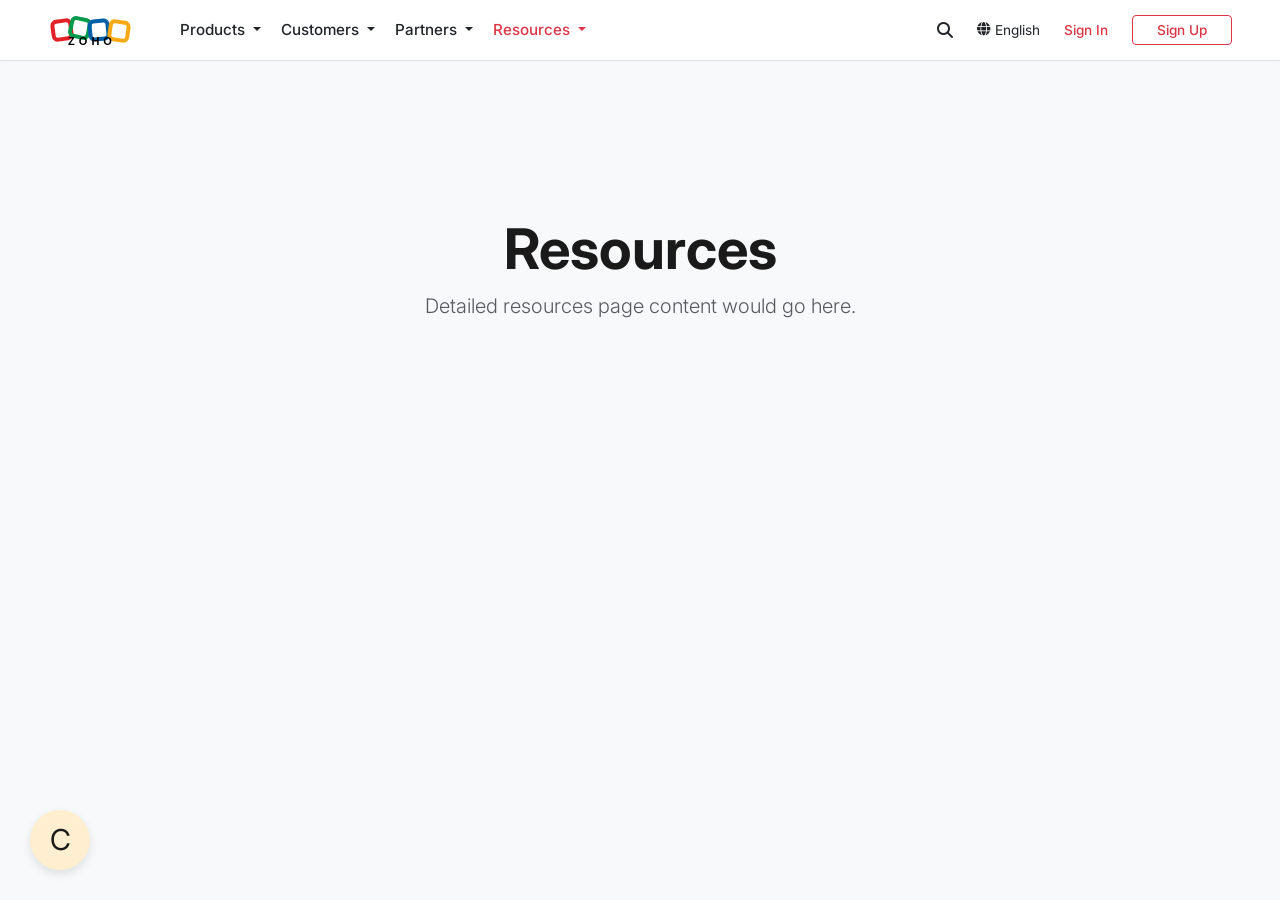
<file: resources.html>
﻿<!doctype html>
<html lang="en">
  <head>
    <meta charset="UTF-8" />
    <meta name="viewport" content="width=device-width, initial-scale=1.0" />
    <title>Zoho Resources</title>
    <link
      href="https://cdn.jsdelivr.net/npm/bootstrap@5.3.0/dist/css/bootstrap.min.css"
      rel="stylesheet"
    />
    <link
      href="https://fonts.googleapis.com/css2?family=Inter:wght@300;400;500;600;700&display=swap"
      rel="stylesheet"
    />
    <link rel="stylesheet" href="src/style.css" />
    <link
      rel="stylesheet"
      href="https://cdnjs.cloudflare.com/ajax/libs/font-awesome/6.4.0/css/all.min.css"
    />
  </head>
  <body>
    <nav class="navbar navbar-expand-lg bg-white border-bottom py-2 fixed-top">
  <div class="container-fluid px-4 px-lg-5">
    <a class="navbar-brand d-flex align-items-center me-4" href="index.html">
      <svg
        width="100"
        height="34"
        viewBox="0 0 100 34"
        xmlns="http://www.w3.org/2000/svg"
      >
        <g fill="none" stroke-width="4" stroke-linejoin="round">
          <!-- Red Box -->
          <rect
            x="5"
            y="8"
            width="18"
            height="18"
            rx="4"
            stroke="#e32228"
            transform="rotate(-8 14 17)"
          />
          <!-- Green Box -->
          <rect
            x="23"
            y="6"
            width="18"
            height="18"
            rx="4"
            stroke="#009a4d"
            transform="rotate(12 32 15)"
          />
          <!-- Blue Box -->
          <rect
            x="42"
            y="8"
            width="18"
            height="18"
            rx="4"
            stroke="#0060a8"
            transform="rotate(-6 51 17)"
          />
          <!-- Yellow Box -->
          <rect
            x="62"
            y="9"
            width="18"
            height="18"
            rx="4"
            stroke="#f6a914"
            transform="rotate(8 71 18)"
          />
        </g>
        <text
          x="44"
          y="32"
          font-family="Arial, sans-serif"
          font-weight="900"
          font-size="11"
          fill="#000"
          text-anchor="middle"
          letter-spacing="4"
        >
          ZOHO
        </text>
      </svg>
    </a>

    <button
      class="navbar-toggler border-0"
      type="button"
      data-bs-toggle="collapse"
      data-bs-target="#mainNav"
    >
      <span class="navbar-toggler-icon"></span>
    </button>

    <div class="collapse navbar-collapse" id="mainNav">
      <ul class="navbar-nav me-auto mb-2 mb-lg-0 gap-1">
        <li class="nav-item dropdown position-static">
          <a
            class="nav-link text-dark nav-hover-red dropdown-toggle"
            href="products.html"
            id="productsDropdown"
            role="button"
            data-bs-toggle="dropdown"
            aria-expanded="false"
          >
            Products
          </a>
          <div
            class="dropdown-menu w-100 border-0 shadow-lg p-0 m-0 rounded-0"
            aria-labelledby="productsDropdown"
            style="
              background-color: #f7f9fa;
              top: 100%;
              border-top: 1px solid #e0e0e0 !important;
              max-height: calc(100vh - 66px);
              overflow-y: auto;
            "
          >
            <!-- Sub Navbar -->
            <div
              class="products-sub-navbar border-bottom bg-white d-flex align-items-center justify-content-between px-4 px-lg-5 py-2"
            >
              <ul class="list-inline mb-0 d-flex align-items-center gap-4">
                <li class="list-inline-item">
                  <a
                    href="#"
                    class="text-decoration-none text-primary fw-medium"
                    style="
                      font-size: 0.95rem;
                      border-bottom: 2px solid #0d6efd;
                      padding-bottom: 8px;
                    "
                    >Apps</a
                  >
                </li>
                <li class="list-inline-item">
                  <a
                    href="#"
                    class="text-decoration-none text-muted nav-hover-red"
                    style="font-size: 0.95rem"
                    >Suites</a
                  >
                </li>
                <li class="list-inline-item">
                  <a
                    href="#"
                    class="text-decoration-none text-muted nav-hover-red"
                    style="font-size: 0.95rem"
                    >Zoho One</a
                  >
                </li>
                <li class="list-inline-item">
                  <a
                    href="#"
                    class="text-decoration-none text-muted nav-hover-red"
                    style="font-size: 0.95rem"
                    >Marketplace</a
                  >
                </li>
                <li class="list-inline-item border-start ps-4">
                  <a
                    href="#"
                    class="text-decoration-none text-primary fw-medium text-uppercase d-flex align-items-center gap-1"
                    style="font-size: 0.75rem; letter-spacing: 0.5px"
                    >Explore All Products
                    <i
                      class="fa-solid fa-chevron-right"
                      style="font-size: 0.8em"
                    ></i
                  ></a>
                </li>
              </ul>
              <button class="btn btn-link text-muted ms-auto me-2">
                <i class="fa-solid fa-xmark fs-5"></i>
              </button>
            </div>

            <div class="container-fluid px-4 px-lg-5 py-4">
              <div class="row">
                <!-- Left Sidebar -->
                <div class="col-12 col-md-3 col-lg-2 sidebar-menu">
                  <div class="mb-3 position-relative">
                    <i
                      class="fa-solid fa-magnifying-glass position-absolute text-muted"
                      style="left: 12px; top: 12px; font-size: 0.9rem"
                    ></i>
                    <input
                      type="text"
                      class="form-control ps-5 rounded-1"
                      placeholder="I'm looking for..."
                      style="font-size: 0.9rem; border-color: #e0e0e0"
                    />
                  </div>
                  <ul class="list-unstyled product-categories mb-4">
                    <li
                      class="active d-flex justify-content-between align-items-center"
                    >
                      <a
                        href="#"
                        class="text-primary text-decoration-none d-block py-2"
                        >Recent Launches</a
                      >
                      <i
                        class="fa-solid fa-chevron-right text-primary"
                        style="font-size: 0.7em"
                      ></i>
                    </li>
                    <li>
                      <a
                        href="#"
                        class="text-dark text-decoration-none d-block py-2"
                        >Sales</a
                      >
                    </li>
                    <li>
                      <a
                        href="#"
                        class="text-dark text-decoration-none d-block py-2"
                        >Marketing</a
                      >
                    </li>
                    <li>
                      <a
                        href="#"
                        class="text-dark text-decoration-none d-block py-2"
                        >Commerce</a
                      >
                    </li>
                    <li>
                      <a
                        href="#"
                        class="text-dark text-decoration-none d-block py-2"
                        >Service</a
                      >
                    </li>
                    <li>
                      <a
                        href="#"
                        class="text-dark text-decoration-none d-block py-2"
                        >Finance</a
                      >
                    </li>
                    <li>
                      <a
                        href="#"
                        class="text-dark text-decoration-none d-block py-2"
                        >Email, Storage, and Collaboration</a
                      >
                    </li>
                    <li>
                      <a
                        href="#"
                        class="text-dark text-decoration-none d-block py-2"
                        >Human Resources</a
                      >
                    </li>
                    <li>
                      <a
                        href="#"
                        class="text-dark text-decoration-none d-block py-2"
                        >Legal</a
                      >
                    </li>
                    <li>
                      <a
                        href="#"
                        class="text-dark text-decoration-none d-block py-2"
                        >Security and IT Management</a
                      >
                    </li>
                    <li>
                      <a
                        href="#"
                        class="text-dark text-decoration-none d-block py-2"
                        >BI and Analytics</a
                      >
                    </li>
                    <li>
                      <a
                        href="#"
                        class="text-dark text-decoration-none d-block py-2"
                        >Project Management</a
                      >
                    </li>
                  </ul>
                  <a
                    href="#"
                    class="btn btn-primary d-block rounded-0 py-2 fs-sm fw-medium d-flex align-items-center justify-content-center gap-2 mb-4"
                    style="background-color: #0060a8; border-color: #0060a8"
                    >EXPLORE ALL PRODUCTS
                    <i
                      class="fa-solid fa-chevron-right"
                      style="font-size: 0.8em"
                    ></i
                  ></a>
                </div>

                <!-- Main Content Area -->
                <div class="col-12 col-md-9 col-lg-10 ps-md-4">
                  <h3 class="fw-normal mb-4">Recent Launches</h3>
                  <div class="row g-3">
                    <!-- Card 1 -->
                    <div class="col-12 col-xl-4 col-md-6 mb-3">
                      <div
                        class="card h-100 product-card shadow-sm border-0 rounded-2 position-relative pt-2 pl-2 overflow-hidden"
                        style="background-color: #f8fbfc"
                      >
                        <div class="card-body d-flex flex-column p-4">
                          <div class="d-flex align-items-center mb-3">
                            <div class="me-2 text-primary">
                              <svg
                                width="24"
                                height="24"
                                viewBox="0 0 24 24"
                                fill="none"
                                stroke="currentColor"
                                stroke-width="2"
                              >
                                <path
                                  d="M10 20l4-16m4 4l4 4-4 4M6 16l-4-4 4-4"
                                />
                              </svg>
                            </div>
                            <h5 class="card-title fw-bold mb-0 text-dark">
                              <span
                                style="
                                  font-size: 0.6rem;
                                  display: block;
                                  font-weight: normal;
                                  margin-bottom: -3px;
                                  letter-spacing: 0.5px;
                                "
                                >ZOHO</span
                              >Vertical Studio
                            </h5>
                          </div>
                          <p
                            class="card-text text-muted mb-4 flex-grow-1"
                            style="font-size: 0.85rem; line-height: 1.5"
                          >
                            Build secure, scalable, and multi-tenant apps for
                            any industry.
                          </p>
                          <a
                            href="#"
                            class="text-decoration-none text-primary fs-sm mt-auto d-flex align-items-center gap-1"
                            >TRY NOW
                            <i
                              class="fa-solid fa-chevron-right"
                              style="font-size: 0.7em"
                            ></i
                          ></a>
                        </div>
                      </div>
                    </div>
                    <!-- Card 2 -->
                    <div class="col-12 col-xl-4 col-md-6 mb-3">
                      <div
                        class="card h-100 product-card shadow-sm border-0 rounded-2 position-relative overflow-hidden"
                        style="background-color: #fdfafb"
                      >
                        <div class="card-body d-flex flex-column p-4">
                          <div class="d-flex align-items-center mb-3">
                            <div class="me-2 text-danger">
                              <svg
                                width="24"
                                height="24"
                                viewBox="0 0 24 24"
                                fill="none"
                                stroke="currentColor"
                                stroke-width="2"
                              >
                                <path
                                  d="M21 16V8a2 2 0 0 0-1-1.73l-7-4a2 2 0 0 0-2 0l-7 4A2 2 0 0 0 3 8v8a2 2 0 0 0 1 1.73l7 4a2 2 0 0 0 2 0l7-4A2 2 0 0 0 21 16z"
                                ></path>
                                <polyline
                                  points="3.27 6.96 12 12.01 20.73 6.96"
                                ></polyline>
                                <line x1="12" y1="22.08" x2="12" y2="12"></line>
                              </svg>
                            </div>
                            <h5 class="card-title fw-bold mb-0 text-dark">
                              <span
                                style="
                                  font-size: 0.6rem;
                                  display: block;
                                  font-weight: normal;
                                  margin-bottom: -3px;
                                  letter-spacing: 0.5px;
                                "
                                >ZOHO</span
                              >Procurement
                            </h5>
                          </div>
                          <p
                            class="card-text text-muted mb-4 flex-grow-1"
                            style="font-size: 0.85rem; line-height: 1.5"
                          >
                            Complete source-to-pay platform to transform your
                            procurement into a growth engine.
                          </p>
                          <a
                            href="#"
                            class="text-decoration-none text-primary fs-sm mt-auto d-flex align-items-center gap-1"
                            >TRY NOW
                            <i
                              class="fa-solid fa-chevron-right"
                              style="font-size: 0.7em"
                            ></i
                          ></a>
                        </div>
                      </div>
                    </div>
                    <!-- Card 3 -->
                    <div class="col-12 col-xl-4 col-md-6 mb-3">
                      <div
                        class="card h-100 product-card shadow-sm border-0 rounded-2 position-relative overflow-hidden"
                        style="background-color: #f7fcfa"
                      >
                        <div class="card-body d-flex flex-column p-4">
                          <div class="d-flex align-items-center mb-3">
                            <div class="me-2 text-success">
                              <svg
                                width="28"
                                height="28"
                                viewBox="0 0 24 24"
                                fill="none"
                                stroke="currentColor"
                                stroke-width="2.5"
                              >
                                <path
                                  d="M10 13a5 5 0 0 0 7.54.54l3-3a5 5 0 0 0-7.07-7.07l-1.72 1.71"
                                ></path>
                                <path
                                  d="M14 11a5 5 0 0 0-7.54-.54l-3 3a5 5 0 0 0 7.07 7.07l1.71-1.71"
                                ></path>
                              </svg>
                            </div>
                            <h5 class="card-title fw-bold mb-0 text-dark">
                              <span
                                style="
                                  font-size: 0.6rem;
                                  display: block;
                                  font-weight: normal;
                                  margin-bottom: -3px;
                                  letter-spacing: 0.5px;
                                "
                                >ZOHO</span
                              >Domains
                            </h5>
                          </div>
                          <p
                            class="card-text text-muted mb-4 flex-grow-1"
                            style="font-size: 0.85rem; line-height: 1.5"
                          >
                            Easy domain registration, transfer, and secured DNS
                            management.
                          </p>
                          <a
                            href="#"
                            class="text-decoration-none text-primary fs-sm mt-auto d-flex align-items-center gap-1"
                            >TRY NOW
                            <i
                              class="fa-solid fa-chevron-right"
                              style="font-size: 0.7em"
                            ></i
                          ></a>
                        </div>
                      </div>
                    </div>
                  </div>
                </div>
              </div>
            </div>
          </div>
        </li>
        <li class="nav-item dropdown">
          <a
            class="nav-link text-dark nav-hover-red dropdown-toggle"
            href="customers.html"
            id="customersDropdown"
            role="button"
            data-bs-toggle="dropdown"
            aria-expanded="false"
          >
            Customers
          </a>
          <ul
            class="dropdown-menu border-0 shadow-sm mt-0"
            aria-labelledby="customersDropdown"
          >
            <li>
              <a class="dropdown-item nav-hover-red" href="#"
                >Customer Stories</a
              >
            </li>
            <li><a class="dropdown-item nav-hover-red" href="#">Reviews</a></li>
            <li>
              <a class="dropdown-item nav-hover-red" href="#">Case Studies</a>
            </li>
          </ul>
        </li>
        <li class="nav-item dropdown">
          <a
            class="nav-link text-dark nav-hover-red dropdown-toggle"
            href="partners.html"
            id="partnersDropdown"
            role="button"
            data-bs-toggle="dropdown"
            aria-expanded="false"
          >
            Partners
          </a>
          <ul
            class="dropdown-menu border-0 shadow-sm mt-0"
            aria-labelledby="partnersDropdown"
          >
            <li>
              <a class="dropdown-item nav-hover-red" href="#"
                >Consulting Partners</a
              >
            </li>
            <li>
              <a class="dropdown-item nav-hover-red" href="#"
                >Technology Partners</a
              >
            </li>
            <li>
              <a class="dropdown-item nav-hover-red" href="#">Affiliates</a>
            </li>
          </ul>
        </li>
        <li class="nav-item dropdown">
          <a
            class="nav-link text-dark nav-hover-red dropdown-toggle"
            href="resources.html"
            id="resourcesDropdown"
            role="button"
            data-bs-toggle="dropdown"
            aria-expanded="false"
          >
            Resources
          </a>
          <ul
            class="dropdown-menu border-0 shadow-sm mt-0"
            aria-labelledby="resourcesDropdown"
          >
            <li><a class="dropdown-item nav-hover-red" href="#">Blog</a></li>
            <li>
              <a class="dropdown-item nav-hover-red" href="#">Help Center</a>
            </li>
            <li>
              <a class="dropdown-item nav-hover-red" href="#">Community</a>
            </li>
            <li><a class="dropdown-item nav-hover-red" href="#">Academy</a></li>
          </ul>
        </li>
      </ul>

      <div class="d-flex align-items-center gap-4">
        <a href="#" class="text-dark nav-hover-red"
          ><i class="fa-solid fa-magnifying-glass"></i
        ></a>
        <a
          href="#"
          class="text-dark nav-hover-red text-decoration-none d-none d-md-flex align-items-center gap-1 fs-sm"
        >
          <i class="fa-solid fa-globe"></i> English
        </a>
        <a
          href="#"
          class="text-danger nav-hover-red text-decoration-none fw-medium fs-sm d-none d-md-block"
          >Sign In</a
        >
        <a
          href="signup.html"
          class="btn btn-outline-danger fw-medium px-4 py-1 rounded-1 fs-sm"
          >Sign Up</a
        >
      </div>
    </div>
  </div>
</nav>

    <main
      class="container text-center"
      style="padding-top: 150px; padding-bottom: 200px"
    >
      <h1 class="display-4 fw-bold">Resources</h1>
      <p class="lead text-muted">
        Detailed resources page content would go here.
      </p>
    </main>

    <div class="cookie-btn">C</div>

    <script src="https://code.jquery.com/jquery-3.7.0.min.js"></script>
    <script src="https://cdn.jsdelivr.net/npm/bootstrap@5.3.0/dist/js/bootstrap.bundle.min.js"></script>
    <script src="src/main.js"></script>
  </body>
</html>
</file>
<file: src/style.css>
body {
  font-family: "Inter", sans-serif;
  color: #1a1a1a;
  padding-top: 66px; /* for fixed navbar */
  background-color: #f8f9fa;
}

/* Typography Overrides */
.fs-sm {
  font-size: 0.85rem;
}

.nav-hover-red:hover {
  color: #e7302a !important;
}

/* Custom Nav */
.navbar {
  box-shadow: 0 1px 3px rgba(0, 0, 0, 0.02);
}

.nav-link {
  font-size: 0.95rem;
  font-weight: 500;
}

/* Dropdown hover support for desktop */
@media (min-width: 992px) {
  .dropdown:hover .dropdown-menu {
    display: block;
    margin-top: 0;
  }
}

.dropdown-menu {
  border-radius: 4px;
  padding: 0.5rem 0;
}

.dropdown-item {
  font-size: 0.95rem;
  padding: 0.5rem 1.5rem;
}

.dropdown-item:active {
  background-color: #f8f9fa;
  color: #e7302a;
}

/* Hero Section */
.hero-section {
  padding: 80px 20px 60px;
  background: linear-gradient(to bottom, #f9fafc, #ffffff);
  overflow: hidden;
}

/* Adding a pseudo-element for background waves/patterns */
.hero-section::before {
  content: "";
  position: absolute;
  top: -50%;
  left: -50%;
  width: 200%;
  height: 200%;
  background:
    radial-gradient(ellipse at center, transparent 0%, #ffffff 70%),
    repeating-radial-gradient(
      ellipse at center,
      rgba(0, 0, 0, 0.02) 0px,
      transparent 1px,
      transparent 30px,
      rgba(0, 0, 0, 0.02) 31px
    );
  z-index: 0;
  pointer-events: none;
}

.hero-title {
  font-size: 3.5rem;
  font-weight: 500;
  line-height: 1.1;
  color: #1a1a1a;
  margin-bottom: 25px;
  letter-spacing: -1px;
}

.hero-title .highlight {
  position: relative;
  display: inline-block;
}
.hero-title .highlight::after {
  content: "";
  position: absolute;
  bottom: -8px;
  left: 0;
  width: 100%;
  height: 2px;
  background-color: #f3272e;
}

.hero-divider {
  width: 50px;
  height: 2px;
  background-color: #f3272e;
  margin-bottom: 30px;
}

.hero-subtitle {
  font-size: 1.15rem;
  font-weight: 300;
  color: #555;
  max-width: 750px;
  margin-bottom: 40px;
  line-height: 1.6;
}

.privacy-link {
  color: #555;
  text-decoration: none;
  border-bottom: 1px dashed #aaa;
}
.privacy-link:hover {
  color: #1a1a1a;
  border-bottom-color: #1a1a1a;
}

.btn-get-started {
  background-color: #f3272e;
  border-color: #f3272e;
  font-weight: 500;
  font-size: 0.9rem;
  padding: 12px 30px;
  border-radius: 3px;
  letter-spacing: 0.5px;
}
.btn-get-started:hover {
  background-color: #d11a21;
  border-color: #d11a21;
}

/* Featured Section */
.featured-section {
  margin-top: -20px;
  margin-bottom: 80px;
  position: relative;
  z-index: 2;
}

.featured-card {
  background: #fff;
  border-radius: 8px;
  box-shadow: 0 4px 20px rgba(0, 0, 0, 0.05);
  overflow: hidden;
  border: 1px solid #f0f0f0;
}

.zia-studio {
  background: linear-gradient(135deg, #4a148c, #311b92, #1a237e);
  position: relative;
  overflow: hidden;
  min-height: 350px;
}

/* Grid pattern in background */
.zia-studio::before {
  content: "";
  position: absolute;
  top: 0;
  left: 0;
  right: 0;
  bottom: 0;
  background-image:
    linear-gradient(rgba(255, 255, 255, 0.1) 1px, transparent 1px),
    linear-gradient(90deg, rgba(255, 255, 255, 0.1) 1px, transparent 1px);
  background-size: 30px 30px;
  opacity: 0.5;
}

.zia-icon {
  width: 70px;
  height: 70px;
  background: linear-gradient(135deg, #667eea, #764ba2);
  border-radius: 16px;
  display: flex;
  align-items: center;
  justify-content: center;
  box-shadow: 0 10px 20px rgba(0, 0, 0, 0.2);
  transform: rotate(5deg);
  position: relative;
  z-index: 1;
}

.zia-text {
  color: #e0b0ff;
}

.explore-link {
  color: #007bff;
}
.explore-link:hover {
  color: #0056b3;
}

.app-item {
  cursor: pointer;
  transition: transform 0.2s;
}
.app-item:hover .app-title {
  color: #007bff;
}
.app-icon {
  color: #007bff;
  width: 24px;
  text-align: center;
}
.app-title {
  font-size: 1.2rem;
  font-weight: 500;
  margin-bottom: 5px;
  transition: color 0.2s;
}
.app-desc {
  font-size: 0.9rem;
  font-weight: 300;
}

/* Cookie Button */
.cookie-btn {
  position: fixed;
  bottom: 30px;
  left: 30px;
  width: 60px;
  height: 60px;
  background-color: #ffeed0;
  border-radius: 50%;
  display: flex;
  align-items: center;
  justify-content: center;
  font-size: 1.8rem;
  box-shadow: 0 4px 10px rgba(0, 0, 0, 0.1);
  z-index: 1000;
  cursor: pointer;
}

/* Responsive Overrides */
@media (max-width: 768px) {
  .hero-title {
    font-size: 2.5rem;
  }
}

/* Product Box */
.product-box {
  transition: all 0.3s ease;
  cursor: pointer;
}
.product-box:hover {
  transform: translateY(-5px);
  box-shadow: 0 10px 20px rgba(0, 0, 0, 0.08);
  border-color: transparent !important;
}

/* Footer links */
.footer-link {
  transition: color 0.2s;
}
.footer-link:hover {
  color: #fff !important;
}
.hover-white {
  transition: color 0.2s;
}
.hover-white:hover {
  color: #fff !important;
}

/* Products Page Sidebar & Cards */
.products-sub-navbar {
  height: 50px;
}
.sidebar-menu .form-control:focus {
  box-shadow: none;
  border-color: #0d6efd;
}
.product-categories li a {
  font-size: 0.9rem;
  transition: all 0.2s;
}
.product-categories li:not(.active) a:hover {
  color: #0d6efd !important;
  background-color: #f0f4f8;
  border-radius: 4px;
}
.product-categories li.active {
  background-color: #f0f8ff;
  border-radius: 4px;
  padding: 0 10px;
  margin: 0 -10px;
}
.product-card {
  transition: transform 0.2s, box-shadow 0.2s;
  cursor: pointer;
}
.product-card:hover {
  transform: translateY(-3px);
  box-shadow: 0 8px 15px rgba(0,0,0,0.05) !important;
}
.nav-hover-red:hover {
  color: #e32228 !important;
}
</file>
